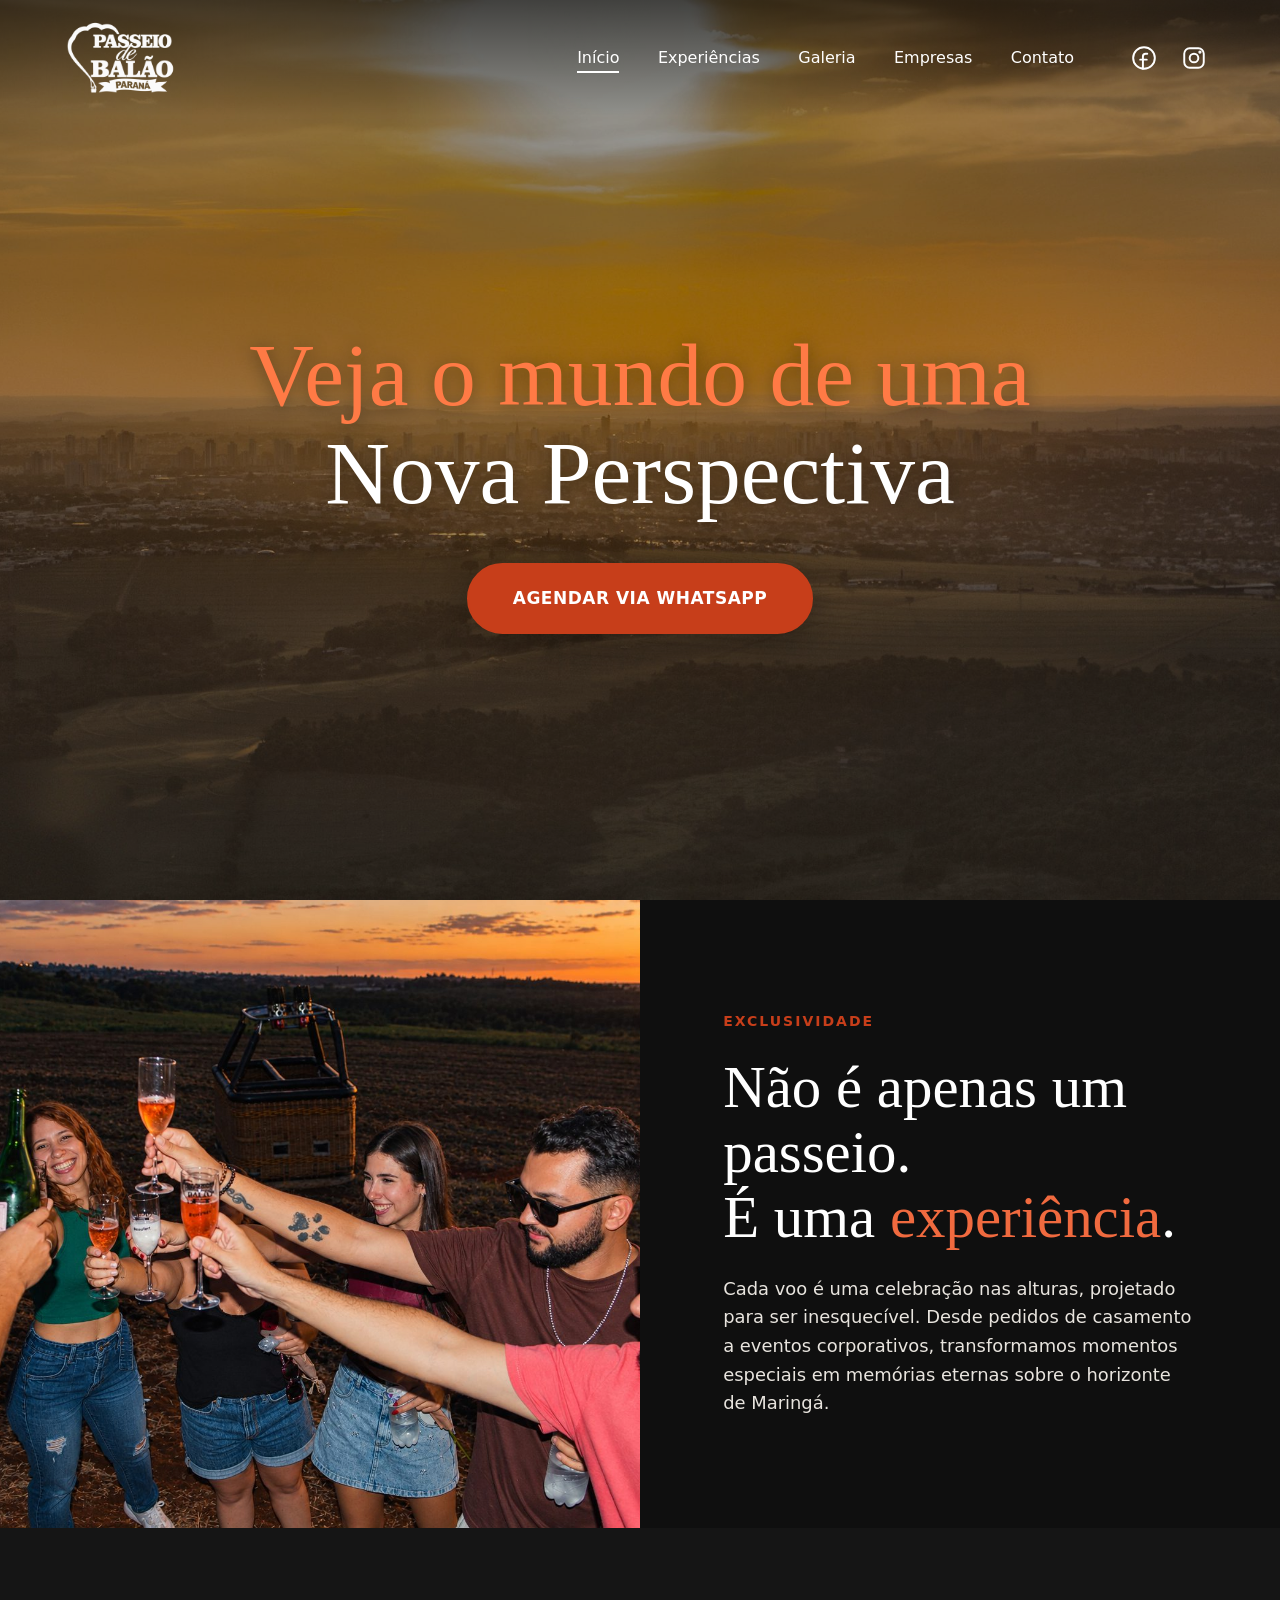
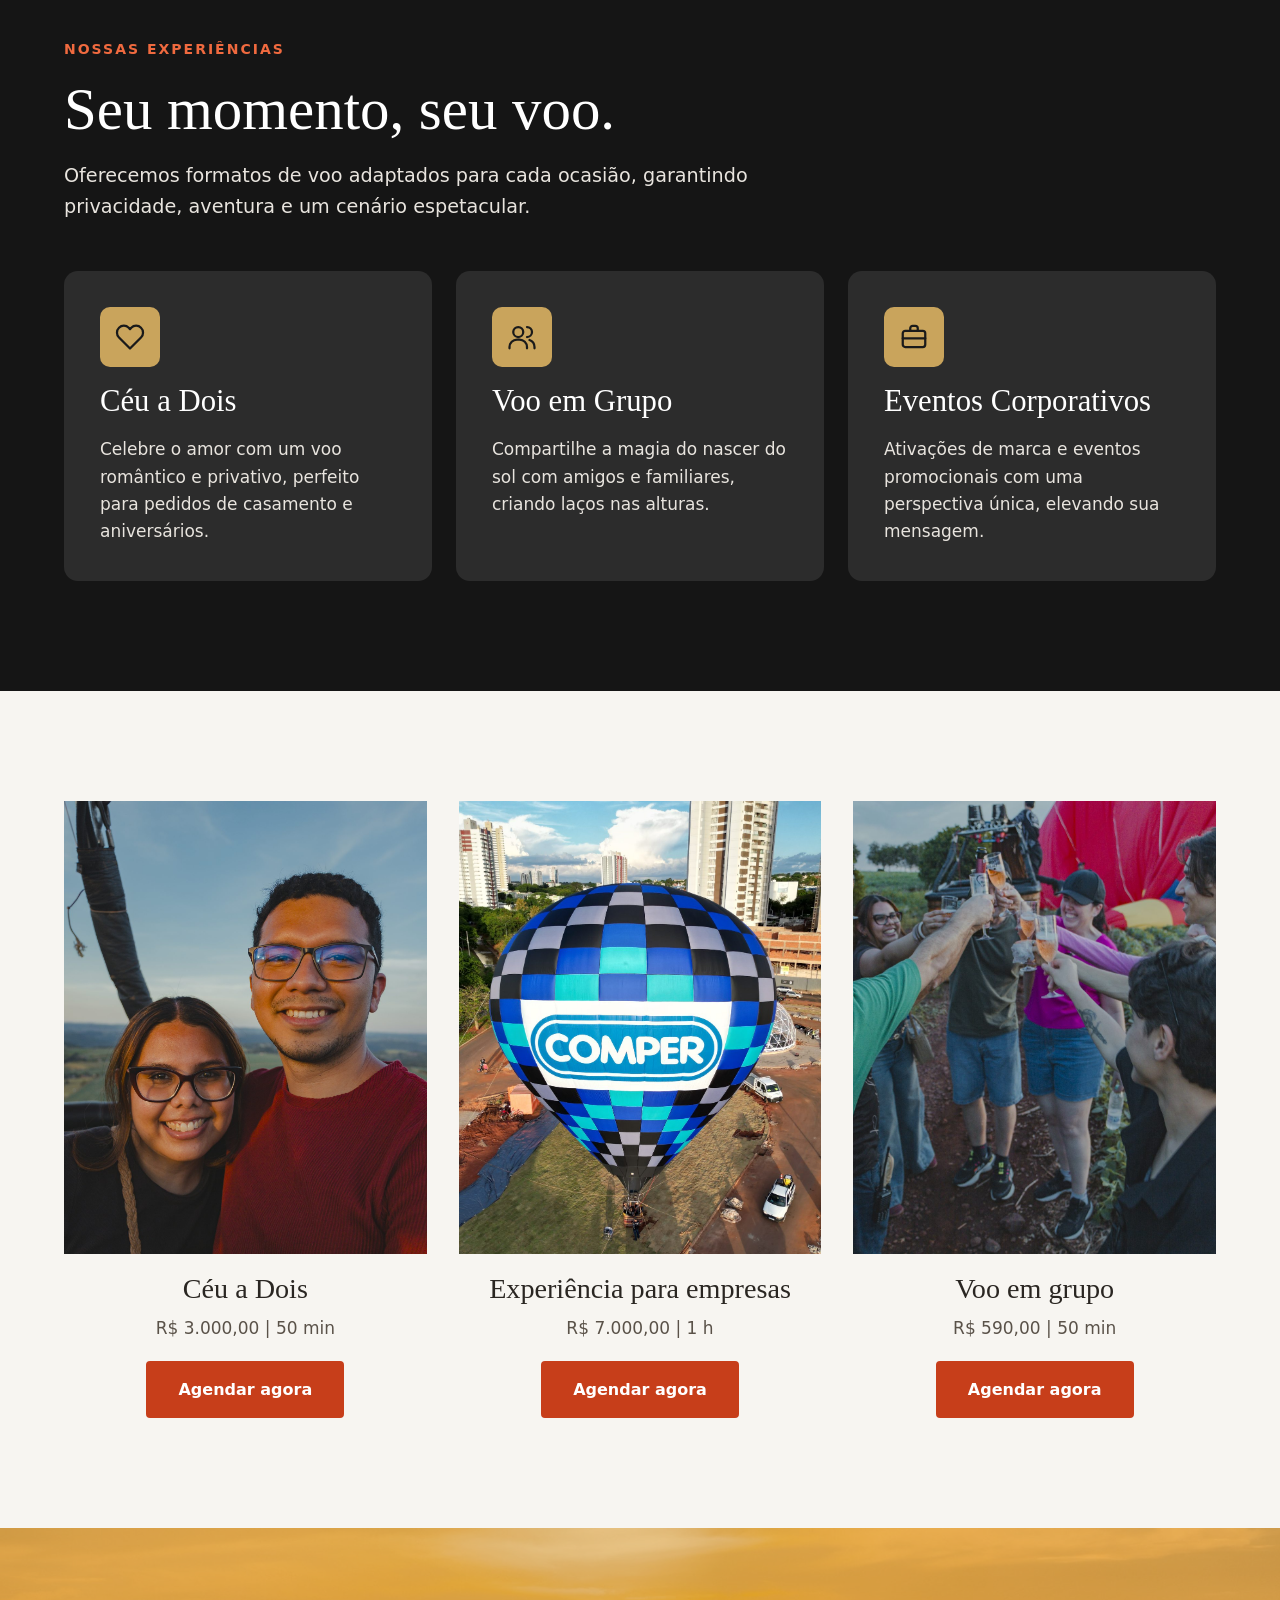
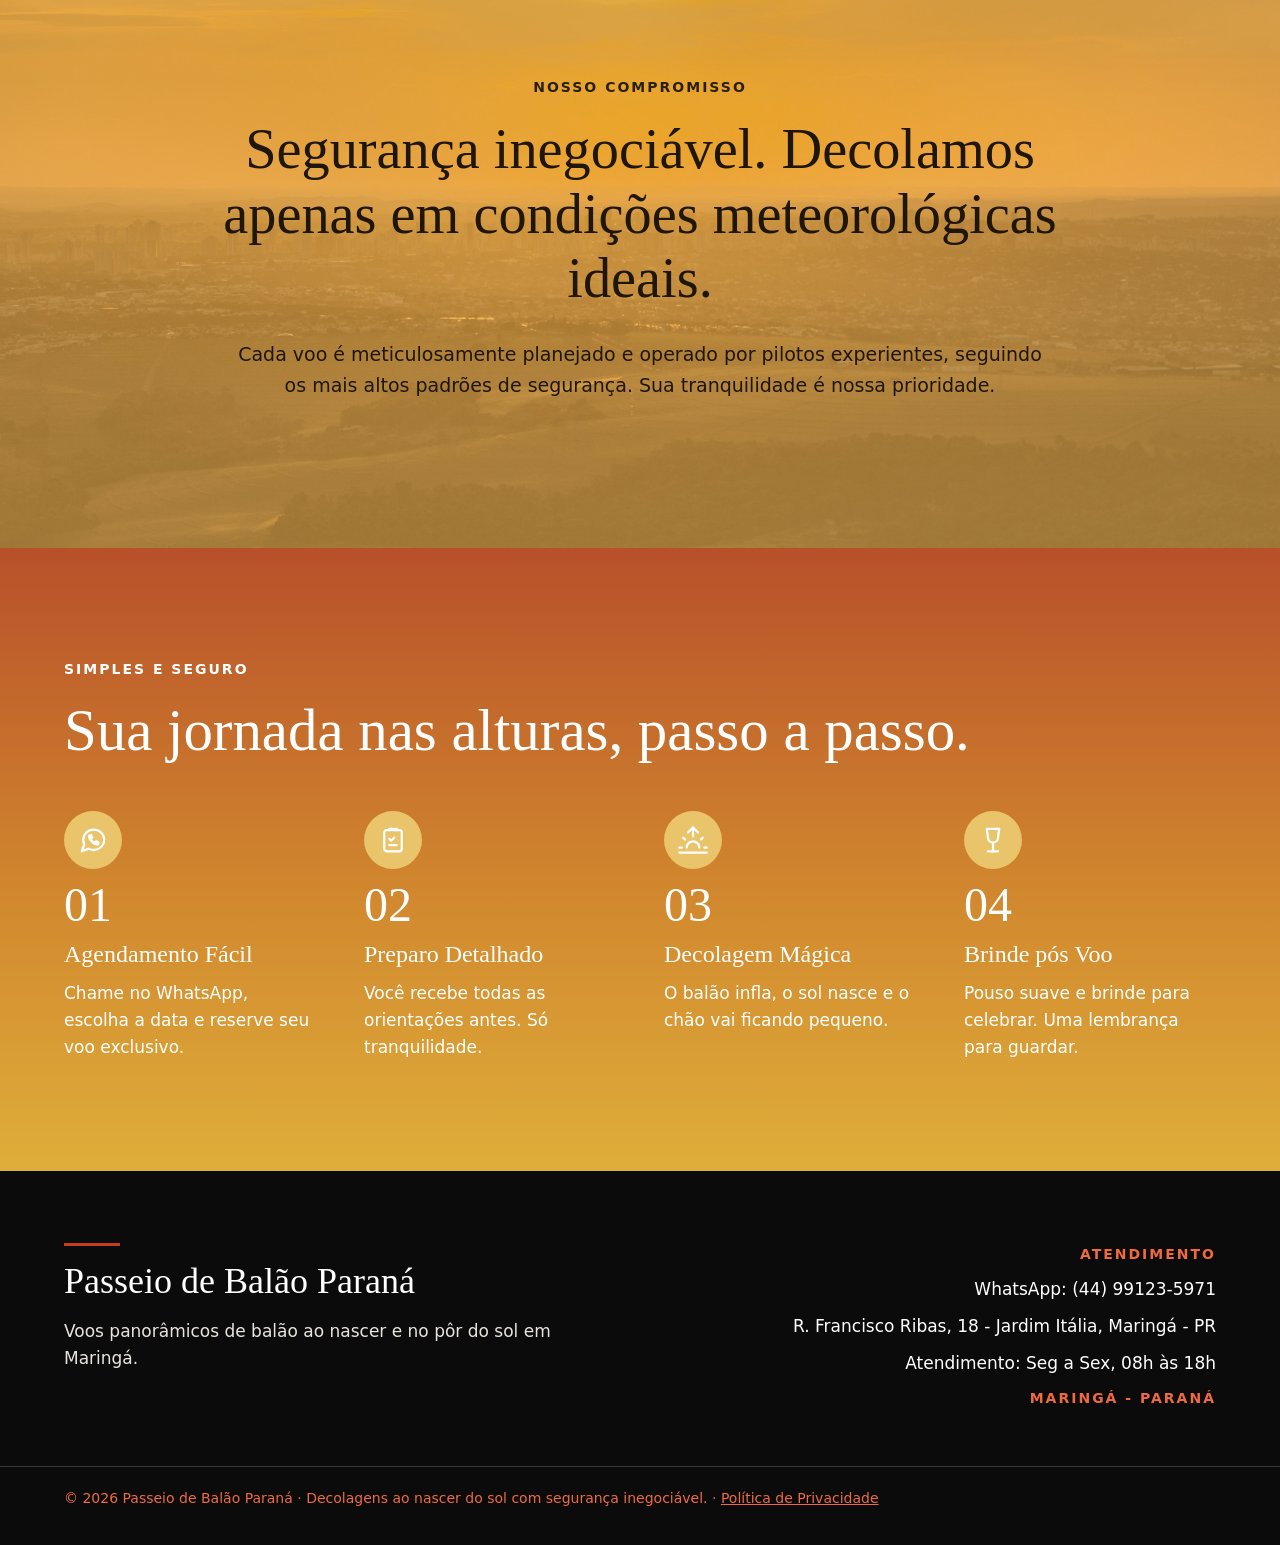
<file: index.html>
<!doctype html>
<html lang="pt-BR">
<head>
<meta charset="utf-8">
<meta name="viewport" content="width=device-width, initial-scale=1">
<meta http-equiv="Content-Security-Policy" content="default-src 'self'; script-src 'self'; style-src 'self' 'unsafe-inline' https://fonts.googleapis.com; font-src 'self' https://fonts.gstatic.com; img-src 'self' data:; connect-src 'self'; object-src 'none'; base-uri 'self'; form-action 'self'; upgrade-insecure-requests">
<meta name="referrer" content="strict-origin-when-cross-origin">
<title>Passeio de Balão em Maringá-PR | Passeio de Balão Paraná</title>
<meta name="description" content="Voo de balão em Maringá ao nascer e ao pôr do sol. Céu a Dois, voo em grupo e eventos para empresas, com brinde e segurança. Agende pelo WhatsApp!">
<meta name="theme-color" content="#0f0f0f">
<meta property="og:title" content="Passeio de Balão em Maringá-PR | Passeio de Balão Paraná">
<meta property="og:description" content="Voo de balão em Maringá ao nascer e ao pôr do sol. Céu a Dois, voo em grupo e eventos para empresas, com brinde e segurança. Agende pelo WhatsApp!">
<meta property="og:image" content="https://passeidebalaoparana.com.br/maringa-dourado.jpg">
<meta property="og:type" content="website">
<meta property="og:locale" content="pt_BR">
<meta property="og:url" content="https://passeidebalaoparana.com.br/">
<meta property="og:site_name" content="Passeio de Balão Paraná">
<meta name="twitter:card" content="summary_large_image">
<meta name="robots" content="index, follow">
<link rel="canonical" href="https://passeidebalaoparana.com.br/">
<link rel="icon" type="image/png" href="favicon.png">
<link rel="apple-touch-icon" href="apple-touch-icon.png">
<link rel="preconnect" href="https://fonts.googleapis.com">
<link rel="preconnect" href="https://fonts.gstatic.com" crossorigin>
<link rel="stylesheet" href="https://fonts.googleapis.com/css2?family=DM+Serif+Display:ital@0;1&family=DM+Sans:wght@400;500;600;700&display=swap">
<link rel="stylesheet" href="style.css">
<script type="application/ld+json">
{
  "@context": "https://schema.org",
  "@type": ["LocalBusiness", "TouristAttraction"],
  "@id": "https://passeidebalaoparana.com.br/#empresa",
  "name": "Passeio de Balão Paraná",
  "description": "Voos panorâmicos de balão ao nascer e ao pôr do sol em Maringá-PR: Céu a Dois, Voo em Grupo e experiências para empresas.",
  "url": "https://passeidebalaoparana.com.br/",
  "logo": "https://passeidebalaoparana.com.br/logo-branco.png",
  "image": ["https://passeidebalaoparana.com.br/maringa-dourado.jpg", "https://passeidebalaoparana.com.br/brinde-grupo.jpg"],
  "telephone": "+55-44-99123-5971",
  "priceRange": "R$ 590 - R$ 7.000",
  "currenciesAccepted": "BRL",
  "address": {
    "@type": "PostalAddress",
    "streetAddress": "R. Francisco Ribas, 18 - Jardim Itália",
    "addressLocality": "Maringá",
    "addressRegion": "PR",
    "addressCountry": "BR"
  },
  "areaServed": {"@type": "City", "name": "Maringá"},
  "openingHoursSpecification": [{
    "@type": "OpeningHoursSpecification",
    "dayOfWeek": ["Monday", "Tuesday", "Wednesday", "Thursday", "Friday"],
    "opens": "08:00",
    "closes": "18:00"
  }],
  "sameAs": ["https://www.instagram.com/passeiodebalaoparana/", "https://www.facebook.com/passeiodebalaoparana/"],
  "makesOffer": [
    {"@type": "Offer", "name": "Céu a Dois", "description": "Voo de balão romântico e privativo, 50 min", "price": "3000.00", "priceCurrency": "BRL"},
    {"@type": "Offer", "name": "Voo em Grupo", "description": "Voo de balão em grupo ao nascer do sol, 50 min", "price": "590.00", "priceCurrency": "BRL"},
    {"@type": "Offer", "name": "Experiência para Empresas", "description": "Voo de balão para empresas e eventos corporativos, 1 h", "price": "7000.00", "priceCurrency": "BRL"}
  ]
}
</script>
</head>
<body>
<header class="site-header is-overlay">
  <div class="container header-inner">
    <a class="logo" href="index.html"><img src="logo-branco.png" alt="Passeio de Balão Paraná" width="600" height="412"></a>
    <button class="menu-toggle" type="button" aria-expanded="false" aria-controls="menu" aria-label="Abrir menu"><span></span><span></span><span></span></button>
    <nav class="main-nav" id="menu" aria-label="Menu principal">
      <ul><li><a href="index.html" aria-current="page">Início</a></li><li><a href="experiencias.html">Experiências</a></li><li><a href="galeria.html">Galeria</a></li><li><a href="empresas.html">Empresas</a></li><li><a href="contato.html">Contato</a></li></ul>
      <div class="social">
        <a href="https://www.facebook.com/passeiodebalaoparana/" target="_blank" rel="noopener" aria-label="Facebook"><svg viewBox="0 0 24 24" aria-hidden="true"><circle cx="12" cy="12" r="10"/><path d="M15 8h-1.5A2.5 2.5 0 0 0 11 10.5V22"/><path d="M8.5 13.5h6"/></svg></a>
        <a href="https://www.instagram.com/passeiodebalaoparana/" target="_blank" rel="noopener" aria-label="Instagram"><svg viewBox="0 0 24 24" aria-hidden="true"><rect x="3" y="3" width="18" height="18" rx="5"/><circle cx="12" cy="12" r="4"/><circle cx="17.5" cy="6.5" r="0.6"/></svg></a>
      </div>
    </nav>
  </div>
</header>
<main>

<section class="hero">
  <img class="bg" src="maringa-dourado.jpg" alt="" style="object-position:center 60%">
  <div class="shade" style="background:rgba(20,10,4,.42)"></div>
  <div class="container hero-content center">
    <h1><span class="accent-light">Veja o mundo de uma</span><br>Nova Perspectiva</h1>
    <a class="btn btn-pill" href="https://wa.me/5544991235971" target="_blank" rel="noopener">Agendar via WhatsApp</a>
  </div>
</section>

<section class="split">
  <img src="brinde-grupo.jpg" alt="Grupo de amigos brindando com espumante ao lado do cesto do balão ao pôr do sol">
  <div class="split-text">
    <p class="eyebrow">Exclusividade</p>
    <h2>Não é apenas um passeio.<br>É uma <span class="accent">experiência</span>.</h2>
    <p>Cada voo é uma celebração nas alturas, projetado para ser inesquecível. Desde pedidos de casamento a eventos corporativos, transformamos momentos especiais em memórias eternas sobre o horizonte de Maringá.</p>
  </div>
</section>

<section class="section bg-dark2">
  <div class="container">
    <p class="eyebrow">Nossas experiências</p>
    <h2>Seu momento, seu voo.</h2>
    <p class="lead">Oferecemos formatos de voo adaptados para cada ocasião, garantindo privacidade, aventura e um cenário espetacular.</p>
    <div class="grid-3 cards">
      <article class="card"><span class="icon"><svg viewBox="0 0 24 24" aria-hidden="true"><path d="M20.8 4.6a5.5 5.5 0 0 0-7.8 0L12 5.7l-1-1.1a5.5 5.5 0 0 0-7.8 7.8L12 21.2l8.8-8.8a5.5 5.5 0 0 0 0-7.8z"/></svg></span><h3>Céu a Dois</h3><p>Celebre o amor com um voo romântico e privativo, perfeito para pedidos de casamento e aniversários.</p></article>
      <article class="card"><span class="icon"><svg viewBox="0 0 24 24" aria-hidden="true"><circle cx="9" cy="8" r="4"/><path d="M2 21v-1a6 6 0 0 1 6-6h2a6 6 0 0 1 6 6v1"/><path d="M16 4a4 4 0 0 1 0 8"/><path d="M22 21v-1a6 6 0 0 0-4-5.6"/></svg></span><h3>Voo em Grupo</h3><p>Compartilhe a magia do nascer do sol com amigos e familiares, criando laços nas alturas.</p></article>
      <article class="card"><span class="icon"><svg viewBox="0 0 24 24" aria-hidden="true"><rect x="3" y="7" width="18" height="13" rx="2"/><path d="M9 7V5a2 2 0 0 1 2-2h2a2 2 0 0 1 2 2v2"/><path d="M3 13h18"/></svg></span><h3>Eventos Corporativos</h3><p>Ativações de marca e eventos promocionais com uma perspectiva única, elevando sua mensagem.</p></article>
    </div>
  </div>
</section>

<section class="section bg-cream">
  <div class="container grid-3 packs"><article class="pack">
        <img src="casal-no-cesto.jpg" alt="Casal sorrindo dentro do cesto do balão" loading="lazy" style="object-position:center 30%">
        <h3>Céu a Dois</h3>
        <p class="pack-meta">R$ 3.000,00 <span aria-hidden="true">|</span> 50 min</p>
        <a class="btn btn-sm" href="https://wa.me/5544991235971?text=Ol%C3%A1%21%20Tenho%20interesse%20no%20voo%20C%C3%A9u%20a%20Dois%20%F0%9F%92%9B%20Quero%20viver%20esse%20momento%20especial%20nas%20alturas.%20Poderiam%20me%20passar%20as%20datas%20dispon%C3%ADveis%20e%20como%20funciona%20a%20reserva%3F" target="_blank" rel="noopener">Agendar agora</a>
      </article><article class="pack">
        <img src="balao-comper.jpg" alt="Balão personalizado da marca Comper em Maringá" loading="lazy" style="object-position:center 40%">
        <h3>Experiência para empresas</h3>
        <p class="pack-meta">R$ 7.000,00 <span aria-hidden="true">|</span> 1 h</p>
        <a class="btn btn-sm" href="https://wa.me/5544991235971?text=Ol%C3%A1%21%20Gostaria%20de%20conhecer%20melhor%20a%20Experi%C3%AAncia%20para%20Empresas.%20Tenho%20interesse%20em%20levar%20minha%20equipe%20ou%20meus%20clientes%20para%20voar.%20Poderiam%20me%20enviar%20os%20detalhes%20e%20as%20datas%20dispon%C3%ADveis%3F" target="_blank" rel="noopener">Agendar agora</a>
      </article><article class="pack">
        <img src="brinde-balao-vermelho.jpg" alt="Grupo brindando após o voo ao lado do balão" loading="lazy" style="object-position:center">
        <h3>Voo em grupo</h3>
        <p class="pack-meta">R$ 590,00 <span aria-hidden="true">|</span> 50 min</p>
        <a class="btn btn-sm" href="https://wa.me/5544991235971?text=Ol%C3%A1%21%20Tenho%20interesse%20no%20Voo%20em%20Grupo%20para%20voar%20com%20meus%20amigos%20e%20familiares.%20Poderiam%20me%20informar%20as%20pr%C3%B3ximas%20datas%20dispon%C3%ADveis%20e%20como%20funciona%20a%20reserva%3F" target="_blank" rel="noopener">Agendar agora</a>
      </article></div>
</section>

<section class="section commitment">
  <img class="bg" src="maringa-dourado.jpg" alt="" loading="lazy">
  <div class="shade" style="background:rgba(226,164,64,.62)"></div>
  <div class="container narrow center">
    <p class="eyebrow dark">Nosso compromisso</p>
    <h2>Segurança inegociável. Decolamos apenas em condições meteorológicas ideais.</h2>
    <p>Cada voo é meticulosamente planejado e operado por pilotos experientes, seguindo os mais altos padrões de segurança. Sua tranquilidade é nossa prioridade.</p>
  </div>
</section>

<section class="section steps">
  <div class="container">
    <p class="eyebrow light">Simples e seguro</p>
    <h2>Sua jornada nas alturas, passo a passo.</h2>
    <ol class="grid-4 step-list">
      <li><span class="step-icon"><svg viewBox="0 0 24 24" aria-hidden="true"><path d="M21 11.5a8.4 8.4 0 0 1-12.4 7.4L3 21l2-5.4A8.4 8.4 0 1 1 21 11.5z"/><path d="M9 9.5c.5 2 2.5 4 4.5 4.5l1-1 2 1-.5 1.5c-3 .5-7.5-4-7-7l1.5-.5 1 2z"/></svg></span><span class="step-num">01</span><h3>Agendamento Fácil</h3><p>Chame no WhatsApp, escolha a data e reserve seu voo exclusivo.</p></li>
      <li><span class="step-icon"><svg viewBox="0 0 24 24" aria-hidden="true"><rect x="5" y="4" width="14" height="17" rx="2"/><path d="M9 4V3h6v1"/><path d="M9 11l1.5 1.5L13 10"/><path d="M9 16h6"/></svg></span><span class="step-num">02</span><h3>Preparo Detalhado</h3><p>Você recebe todas as orientações antes. Só tranquilidade.</p></li>
      <li><span class="step-icon"><svg viewBox="0 0 24 24" aria-hidden="true"><path d="M17 18a5 5 0 0 0-10 0"/><path d="M12 2v7"/><path d="M4.2 10.2l1.4 1.4"/><path d="M1 18h2"/><path d="M21 18h2"/><path d="M18.4 11.6l1.4-1.4"/><path d="M23 22H1"/><path d="M8 6l4-4 4 4"/></svg></span><span class="step-num">03</span><h3>Decolagem Mágica</h3><p>O balão infla, o sol nasce e o chão vai ficando pequeno.</p></li>
      <li><span class="step-icon"><svg viewBox="0 0 24 24" aria-hidden="true"><path d="M7 3h10l-1 7a4 4 0 0 1-8 0L7 3z"/><path d="M12 14v7"/><path d="M8 21h8"/></svg></span><span class="step-num">04</span><h3>Brinde pós Voo</h3><p>Pouso suave e brinde para celebrar. Uma lembrança para guardar.</p></li>
    </ol>
  </div>
</section>
</main>
<footer class="site-footer" id="contato-rodape">
  <div class="container footer-inner">
    <div class="footer-brand">
      <span class="rule"></span>
      <p class="footer-title">Passeio de Balão Paraná</p>
      <p>Voos panorâmicos de balão ao nascer e no pôr do sol em Maringá.</p>
    </div>
    <div class="footer-contact">
      <p class="label">Atendimento</p>
      <a href="https://wa.me/5544991235971" target="_blank" rel="noopener">WhatsApp: (44) 99123-5971</a>
      <p>R. Francisco Ribas, 18 - Jardim Itália, Maringá - PR</p>
      <p>Atendimento: Seg a Sex, 08h às 18h</p>
      <p class="label">Maringá - Paraná</p>
    </div>
  </div>
  <div class="container footer-bottom">© 2026 Passeio de Balão Paraná · Decolagens ao nascer do sol com segurança inegociável. · <a href="privacidade.html">Política de Privacidade</a></div>
</footer>
<a class="wa-float" href="https://wa.me/5544991235971" target="_blank" rel="noopener" aria-label="Falar no WhatsApp"><svg viewBox="0 0 24 24" aria-hidden="true"><path d="M21 11.5a8.4 8.4 0 0 1-12.4 7.4L3 21l2-5.4A8.4 8.4 0 1 1 21 11.5z"/><path d="M9 9.5c.5 2 2.5 4 4.5 4.5l1-1 2 1-.5 1.5c-3 .5-7.5-4-7-7l1.5-.5 1 2z"/></svg></a>
<script src="main.js"></script>
</body>
</html>
</file>
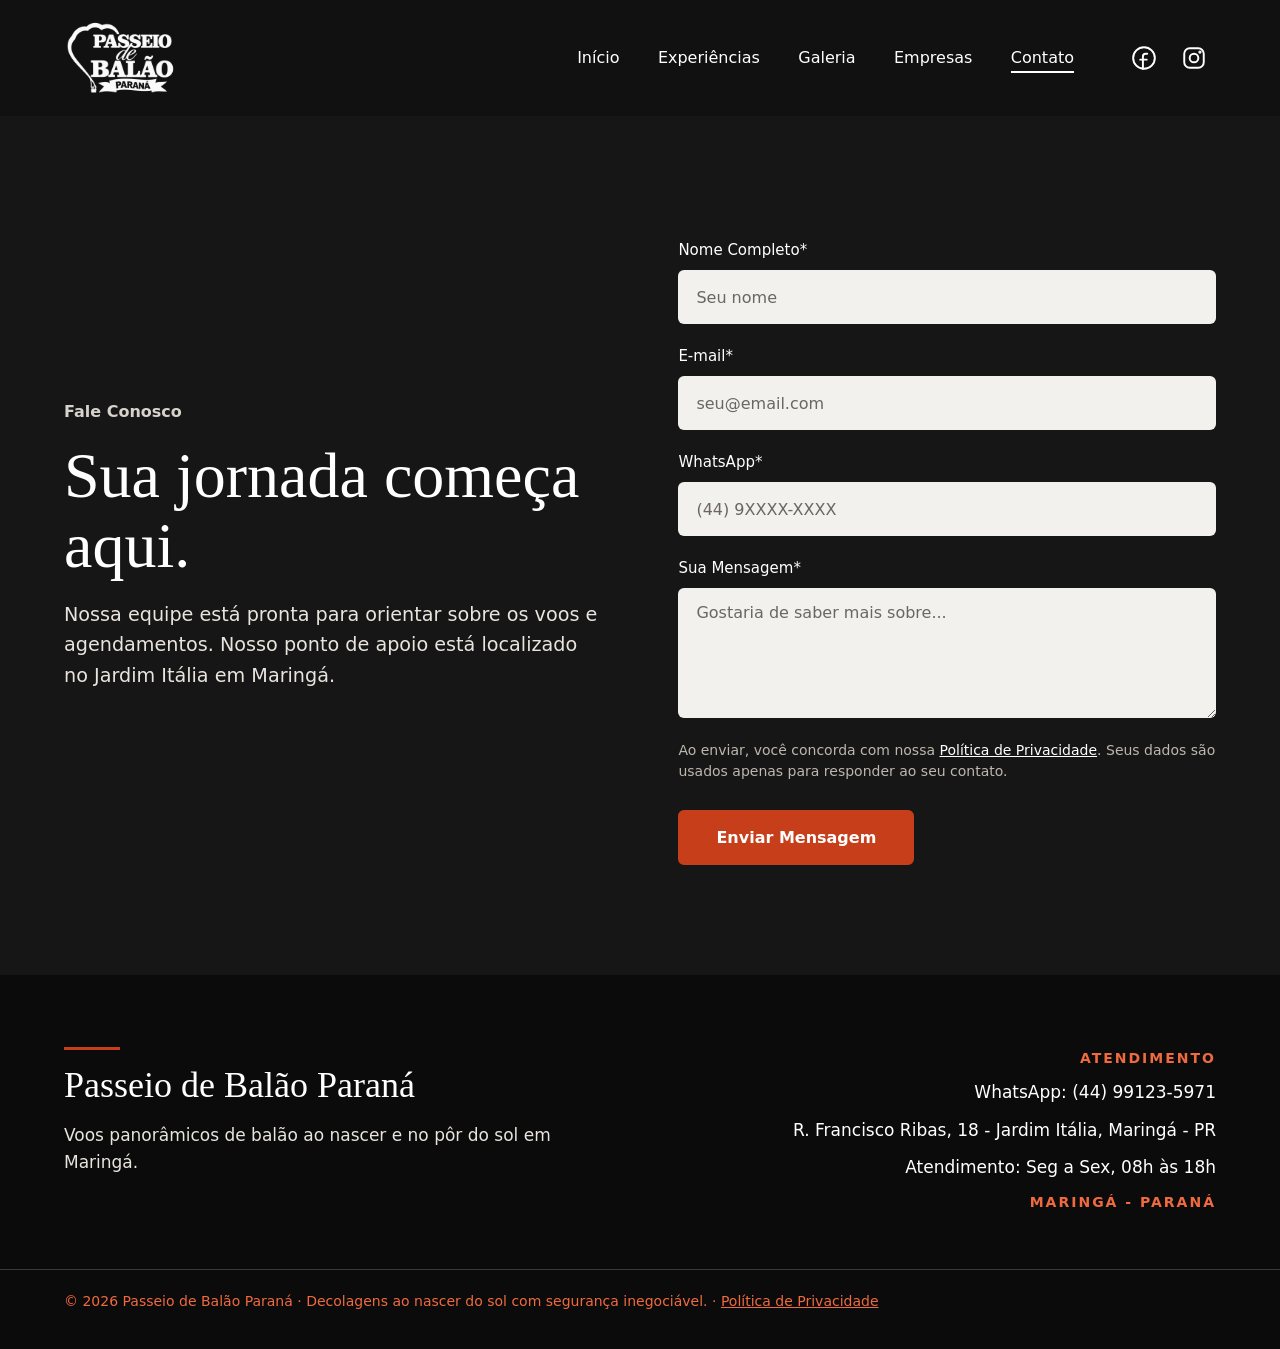
<file: contato.html>
<!doctype html>
<html lang="pt-BR">
<head>
<meta charset="utf-8">
<meta name="viewport" content="width=device-width, initial-scale=1">
<meta http-equiv="Content-Security-Policy" content="default-src 'self'; script-src 'self'; style-src 'self' 'unsafe-inline' https://fonts.googleapis.com; font-src 'self' https://fonts.gstatic.com; img-src 'self' data:; connect-src 'self'; object-src 'none'; base-uri 'self'; form-action 'self'; upgrade-insecure-requests">
<meta name="referrer" content="strict-origin-when-cross-origin">
<title>Contato e Agendamento de Voo de Balão | Passeio de Balão Paraná</title>
<meta name="description" content="Agende seu passeio de balão em Maringá pelo WhatsApp (44) 99123-5971. Atendimento de segunda a sexta, das 8h às 18h, no Jardim Itália.">
<meta name="theme-color" content="#0f0f0f">
<meta property="og:title" content="Contato e Agendamento de Voo de Balão | Passeio de Balão Paraná">
<meta property="og:description" content="Agende seu passeio de balão em Maringá pelo WhatsApp (44) 99123-5971. Atendimento de segunda a sexta, das 8h às 18h, no Jardim Itália.">
<meta property="og:image" content="https://passeidebalaoparana.com.br/maringa-dourado.jpg">
<meta property="og:type" content="website">
<meta property="og:locale" content="pt_BR">
<meta property="og:url" content="https://passeidebalaoparana.com.br/contato.html">
<meta property="og:site_name" content="Passeio de Balão Paraná">
<meta name="twitter:card" content="summary_large_image">
<meta name="robots" content="index, follow">
<link rel="canonical" href="https://passeidebalaoparana.com.br/contato.html">
<link rel="icon" type="image/png" href="favicon.png">
<link rel="apple-touch-icon" href="apple-touch-icon.png">
<link rel="preconnect" href="https://fonts.googleapis.com">
<link rel="preconnect" href="https://fonts.gstatic.com" crossorigin>
<link rel="stylesheet" href="https://fonts.googleapis.com/css2?family=DM+Serif+Display:ital@0;1&family=DM+Sans:wght@400;500;600;700&display=swap">
<link rel="stylesheet" href="style.css">
</head>
<body>
<header class="site-header">
  <div class="container header-inner">
    <a class="logo" href="index.html"><img src="logo-branco.png" alt="Passeio de Balão Paraná" width="600" height="412"></a>
    <button class="menu-toggle" type="button" aria-expanded="false" aria-controls="menu" aria-label="Abrir menu"><span></span><span></span><span></span></button>
    <nav class="main-nav" id="menu" aria-label="Menu principal">
      <ul><li><a href="index.html">Início</a></li><li><a href="experiencias.html">Experiências</a></li><li><a href="galeria.html">Galeria</a></li><li><a href="empresas.html">Empresas</a></li><li><a href="contato.html" aria-current="page">Contato</a></li></ul>
      <div class="social">
        <a href="https://www.facebook.com/passeiodebalaoparana/" target="_blank" rel="noopener" aria-label="Facebook"><svg viewBox="0 0 24 24" aria-hidden="true"><circle cx="12" cy="12" r="10"/><path d="M15 8h-1.5A2.5 2.5 0 0 0 11 10.5V22"/><path d="M8.5 13.5h6"/></svg></a>
        <a href="https://www.instagram.com/passeiodebalaoparana/" target="_blank" rel="noopener" aria-label="Instagram"><svg viewBox="0 0 24 24" aria-hidden="true"><rect x="3" y="3" width="18" height="18" rx="5"/><circle cx="12" cy="12" r="4"/><circle cx="17.5" cy="6.5" r="0.6"/></svg></a>
      </div>
    </nav>
  </div>
</header>
<main>

<section class="section contact">
  <div class="container contact-grid">
    <div>
      <p class="eyebrow-soft accent">Fale Conosco</p>
      <h1>Sua jornada começa aqui.</h1>
      <p class="lead">Nossa equipe está pronta para orientar sobre os voos e agendamentos. Nosso ponto de apoio está localizado no Jardim Itália em Maringá.</p>
    </div>
    <form class="contact-form" id="form-contato" novalidate>
      <label for="nome">Nome Completo*</label>
      <input id="nome" name="nome" type="text" placeholder="Seu nome" autocomplete="name" required>
      <label for="email">E-mail*</label>
      <input id="email" name="email" type="email" placeholder="seu@email.com" autocomplete="email" required>
      <label for="whats">WhatsApp*</label>
      <input id="whats" name="whats" type="tel" placeholder="(44) 9XXXX-XXXX" autocomplete="tel" required>
      <label for="msg">Sua Mensagem*</label>
      <textarea id="msg" name="msg" rows="5" placeholder="Gostaria de saber mais sobre..." required></textarea>
      <p class="form-error" id="form-erro" role="alert" hidden>Preencha todos os campos para enviar.</p>
      <p class="form-note">Ao enviar, você concorda com nossa <a href="privacidade.html">Política de Privacidade</a>. Seus dados são usados apenas para responder ao seu contato.</p>
      <button class="btn" type="submit">Enviar Mensagem</button>
    </form>
  </div>
</section>
</main>
<footer class="site-footer" id="contato-rodape">
  <div class="container footer-inner">
    <div class="footer-brand">
      <span class="rule"></span>
      <p class="footer-title">Passeio de Balão Paraná</p>
      <p>Voos panorâmicos de balão ao nascer e no pôr do sol em Maringá.</p>
    </div>
    <div class="footer-contact">
      <p class="label">Atendimento</p>
      <a href="https://wa.me/5544991235971" target="_blank" rel="noopener">WhatsApp: (44) 99123-5971</a>
      <p>R. Francisco Ribas, 18 - Jardim Itália, Maringá - PR</p>
      <p>Atendimento: Seg a Sex, 08h às 18h</p>
      <p class="label">Maringá - Paraná</p>
    </div>
  </div>
  <div class="container footer-bottom">© 2026 Passeio de Balão Paraná · Decolagens ao nascer do sol com segurança inegociável. · <a href="privacidade.html">Política de Privacidade</a></div>
</footer>
<a class="wa-float" href="https://wa.me/5544991235971" target="_blank" rel="noopener" aria-label="Falar no WhatsApp"><svg viewBox="0 0 24 24" aria-hidden="true"><path d="M21 11.5a8.4 8.4 0 0 1-12.4 7.4L3 21l2-5.4A8.4 8.4 0 1 1 21 11.5z"/><path d="M9 9.5c.5 2 2.5 4 4.5 4.5l1-1 2 1-.5 1.5c-3 .5-7.5-4-7-7l1.5-.5 1 2z"/></svg></a>
<script src="main.js"></script>
<script src="contato.js"></script>
</body>
</html>
</file>
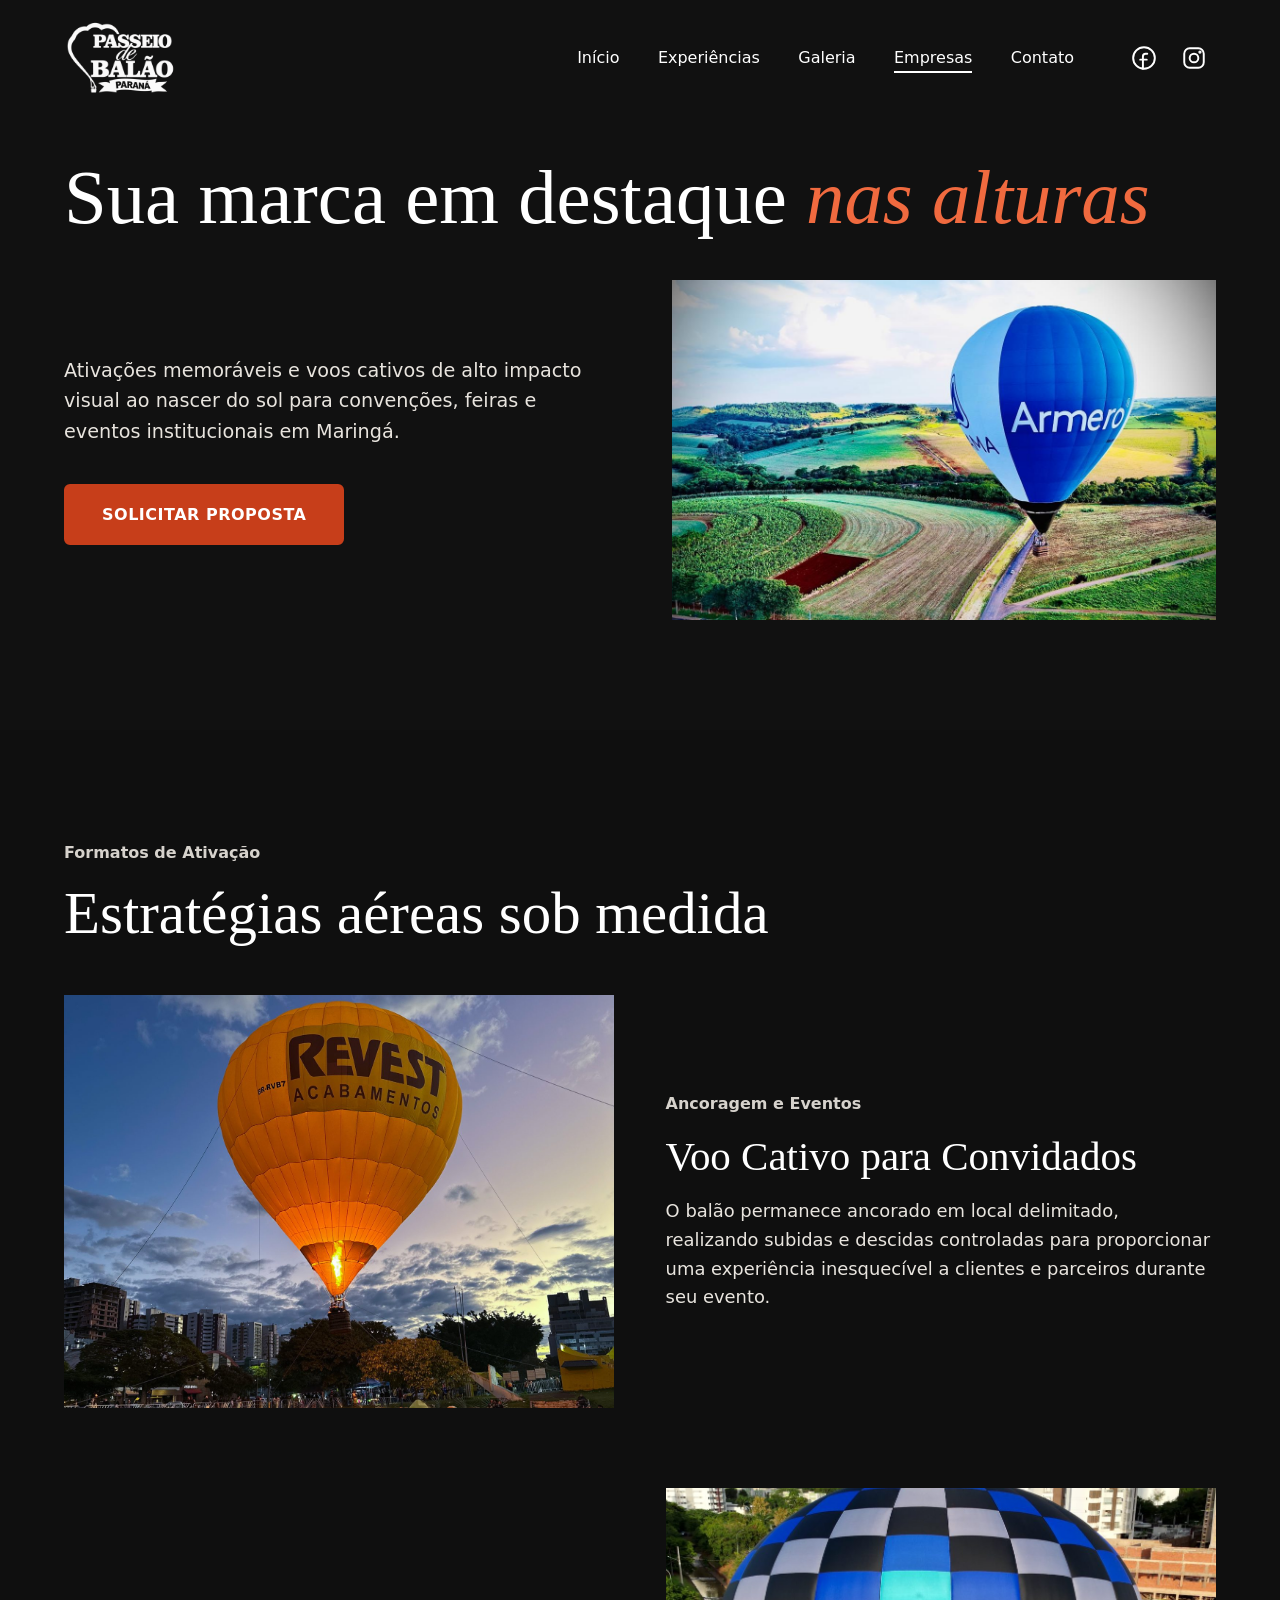
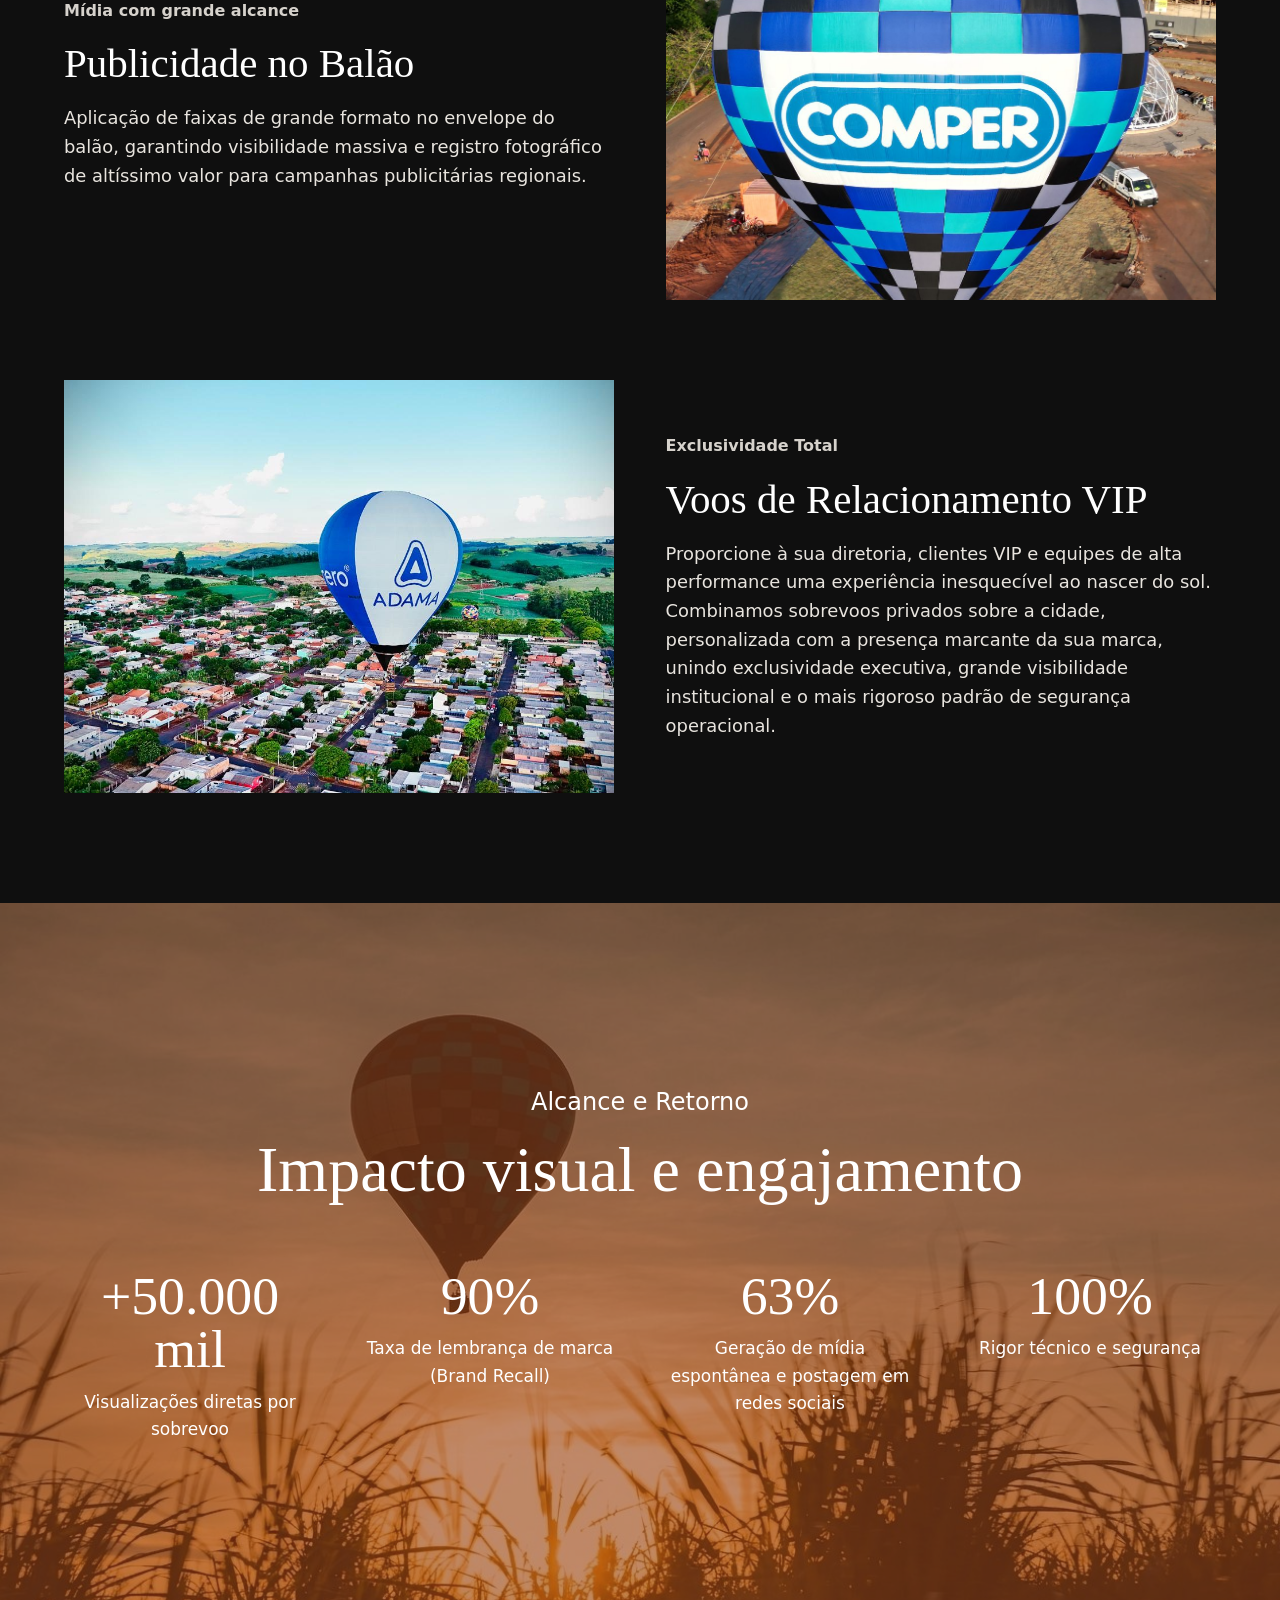
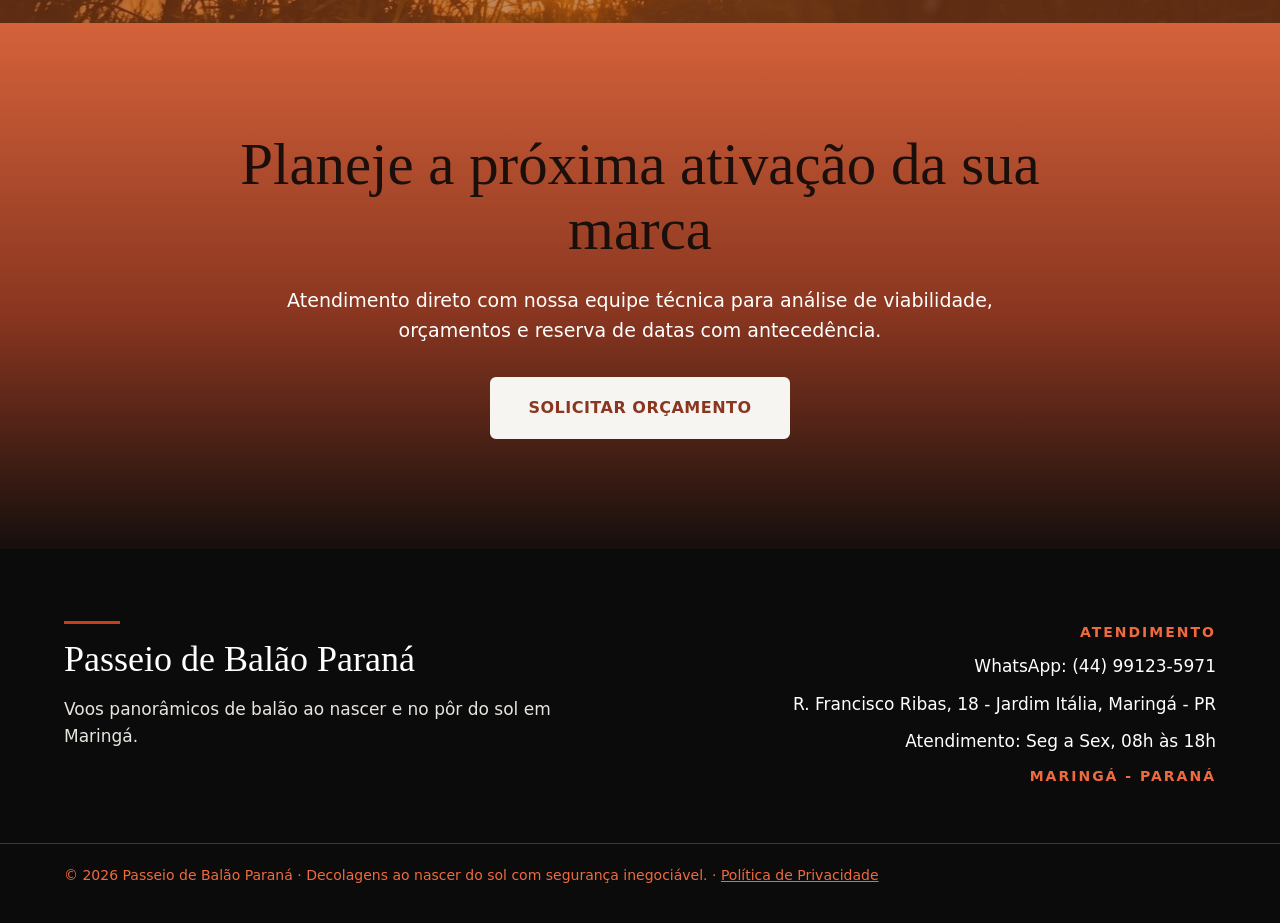
<file: empresas.html>
<!doctype html>
<html lang="pt-BR">
<head>
<meta charset="utf-8">
<meta name="viewport" content="width=device-width, initial-scale=1">
<meta http-equiv="Content-Security-Policy" content="default-src 'self'; script-src 'self'; style-src 'self' 'unsafe-inline' https://fonts.googleapis.com; font-src 'self' https://fonts.gstatic.com; img-src 'self' data:; connect-src 'self'; object-src 'none'; base-uri 'self'; form-action 'self'; upgrade-insecure-requests">
<meta name="referrer" content="strict-origin-when-cross-origin">
<title>Balão para Empresas e Eventos em Maringá | Passeio de Balão Paraná</title>
<meta name="description" content="Ações de marketing com balão em Maringá: voo cativo em eventos, publicidade no balão e voos VIP para clientes e equipes. Solicite um orçamento.">
<meta name="theme-color" content="#0f0f0f">
<meta property="og:title" content="Balão para Empresas e Eventos em Maringá | Passeio de Balão Paraná">
<meta property="og:description" content="Ações de marketing com balão em Maringá: voo cativo em eventos, publicidade no balão e voos VIP para clientes e equipes. Solicite um orçamento.">
<meta property="og:image" content="https://passeidebalaoparana.com.br/balao-comper.jpg">
<meta property="og:type" content="website">
<meta property="og:locale" content="pt_BR">
<meta property="og:url" content="https://passeidebalaoparana.com.br/empresas.html">
<meta property="og:site_name" content="Passeio de Balão Paraná">
<meta name="twitter:card" content="summary_large_image">
<meta name="robots" content="index, follow">
<link rel="canonical" href="https://passeidebalaoparana.com.br/empresas.html">
<link rel="icon" type="image/png" href="favicon.png">
<link rel="apple-touch-icon" href="apple-touch-icon.png">
<link rel="preconnect" href="https://fonts.googleapis.com">
<link rel="preconnect" href="https://fonts.gstatic.com" crossorigin>
<link rel="stylesheet" href="https://fonts.googleapis.com/css2?family=DM+Serif+Display:ital@0;1&family=DM+Sans:wght@400;500;600;700&display=swap">
<link rel="stylesheet" href="style.css">
</head>
<body>
<header class="site-header">
  <div class="container header-inner">
    <a class="logo" href="index.html"><img src="logo-branco.png" alt="Passeio de Balão Paraná" width="600" height="412"></a>
    <button class="menu-toggle" type="button" aria-expanded="false" aria-controls="menu" aria-label="Abrir menu"><span></span><span></span><span></span></button>
    <nav class="main-nav" id="menu" aria-label="Menu principal">
      <ul><li><a href="index.html">Início</a></li><li><a href="experiencias.html">Experiências</a></li><li><a href="galeria.html">Galeria</a></li><li><a href="empresas.html" aria-current="page">Empresas</a></li><li><a href="contato.html">Contato</a></li></ul>
      <div class="social">
        <a href="https://www.facebook.com/passeiodebalaoparana/" target="_blank" rel="noopener" aria-label="Facebook"><svg viewBox="0 0 24 24" aria-hidden="true"><circle cx="12" cy="12" r="10"/><path d="M15 8h-1.5A2.5 2.5 0 0 0 11 10.5V22"/><path d="M8.5 13.5h6"/></svg></a>
        <a href="https://www.instagram.com/passeiodebalaoparana/" target="_blank" rel="noopener" aria-label="Instagram"><svg viewBox="0 0 24 24" aria-hidden="true"><rect x="3" y="3" width="18" height="18" rx="5"/><circle cx="12" cy="12" r="4"/><circle cx="17.5" cy="6.5" r="0.6"/></svg></a>
      </div>
    </nav>
  </div>
</header>
<main>

<section class="section biz-hero">
  <div class="container">
    <h1>Sua marca em destaque <em class="accent">nas alturas</em></h1>
    <div class="biz-hero-grid">
      <div>
        <p class="lead">Ativações memoráveis e voos cativos de alto impacto visual ao nascer do sol para convenções, feiras e eventos institucionais em Maringá.</p>
        <a class="btn" href="https://wa.me/5544991235971" target="_blank" rel="noopener">Solicitar proposta</a>
      </div>
      <img src="armero-campo.jpg" alt="Balão da ADAMA Armero sobrevoando plantações">
    </div>
  </div>
</section>

<section class="section">
  <div class="container">
    <p class="eyebrow-soft accent">Formatos de Ativação</p>
    <h2>Estratégias aéreas sob medida</h2>
    <div class="features">
      <div class="feature">
      <img src="revest-cativo.jpg" alt="Balão da Revest Acabamentos em voo cativo durante evento em Maringá" loading="lazy" style="object-position:center 35%">
      <div class="feature-text"><p class="eyebrow-soft accent">Ancoragem e Eventos</p><h3>Voo Cativo para Convidados</h3><p>O balão permanece ancorado em local delimitado, realizando subidas e descidas controladas para proporcionar uma experiência inesquecível a clientes e parceiros durante seu evento.</p></div>
    </div>
      <div class="feature reverse">
      <img src="balao-comper.jpg" alt="Balão com a marca Comper visto de cima, inflado em Maringá" loading="lazy" style="object-position:center 45%">
      <div class="feature-text"><p class="eyebrow-soft accent">Mídia com grande alcance</p><h3>Publicidade no Balão</h3><p>Aplicação de faixas de grande formato no envelope do balão, garantindo visibilidade massiva e registro fotográfico de altíssimo valor para campanhas publicitárias regionais.</p></div>
    </div>
      <div class="feature">
      <img src="adama-cidade.jpg" alt="Balão da ADAMA sobrevoando a cidade" loading="lazy" style="object-position:center">
      <div class="feature-text"><p class="eyebrow-soft accent">Exclusividade Total</p><h3>Voos de Relacionamento VIP</h3><p>Proporcione à sua diretoria, clientes VIP e equipes de alta performance uma experiência inesquecível ao nascer do sol. Combinamos sobrevoos privados sobre a cidade, personalizada com a presença marcante da sua marca, unindo exclusividade executiva, grande visibilidade institucional e o mais rigoroso padrão de segurança operacional.</p></div>
    </div>
    </div>
  </div>
</section>

<section class="section stats">
  <img class="bg" src="balao-silhueta.jpg" alt="" loading="lazy">
  <div class="shade" style="background:rgba(150,62,20,.58)"></div>
  <div class="container center">
    <p class="kicker">Alcance e Retorno</p>
    <h2>Impacto visual e engajamento</h2>
    <dl class="grid-4 stat-list">
      <div><dt>+50.000 mil</dt><dd>Visualizações diretas por sobrevoo</dd></div>
      <div><dt>90%</dt><dd>Taxa de lembrança de marca (Brand Recall)</dd></div>
      <div><dt>63%</dt><dd>Geração de mídia espontânea e postagem em redes sociais</dd></div>
      <div><dt>100%</dt><dd>Rigor técnico e segurança</dd></div>
    </dl>
  </div>
</section>

<section class="section cta cta-orange">
  <div class="container narrow center">
    <h2>Planeje a próxima ativação da sua marca</h2>
    <p>Atendimento direto com nossa equipe técnica para análise de viabilidade, orçamentos e reserva de datas com antecedência.</p>
    <a class="btn btn-light" href="https://wa.me/5544991235971" target="_blank" rel="noopener">Solicitar orçamento</a>
  </div>
</section>
</main>
<footer class="site-footer" id="contato-rodape">
  <div class="container footer-inner">
    <div class="footer-brand">
      <span class="rule"></span>
      <p class="footer-title">Passeio de Balão Paraná</p>
      <p>Voos panorâmicos de balão ao nascer e no pôr do sol em Maringá.</p>
    </div>
    <div class="footer-contact">
      <p class="label">Atendimento</p>
      <a href="https://wa.me/5544991235971" target="_blank" rel="noopener">WhatsApp: (44) 99123-5971</a>
      <p>R. Francisco Ribas, 18 - Jardim Itália, Maringá - PR</p>
      <p>Atendimento: Seg a Sex, 08h às 18h</p>
      <p class="label">Maringá - Paraná</p>
    </div>
  </div>
  <div class="container footer-bottom">© 2026 Passeio de Balão Paraná · Decolagens ao nascer do sol com segurança inegociável. · <a href="privacidade.html">Política de Privacidade</a></div>
</footer>
<a class="wa-float" href="https://wa.me/5544991235971" target="_blank" rel="noopener" aria-label="Falar no WhatsApp"><svg viewBox="0 0 24 24" aria-hidden="true"><path d="M21 11.5a8.4 8.4 0 0 1-12.4 7.4L3 21l2-5.4A8.4 8.4 0 1 1 21 11.5z"/><path d="M9 9.5c.5 2 2.5 4 4.5 4.5l1-1 2 1-.5 1.5c-3 .5-7.5-4-7-7l1.5-.5 1 2z"/></svg></a>
<script src="main.js"></script>
</body>
</html>
</file>
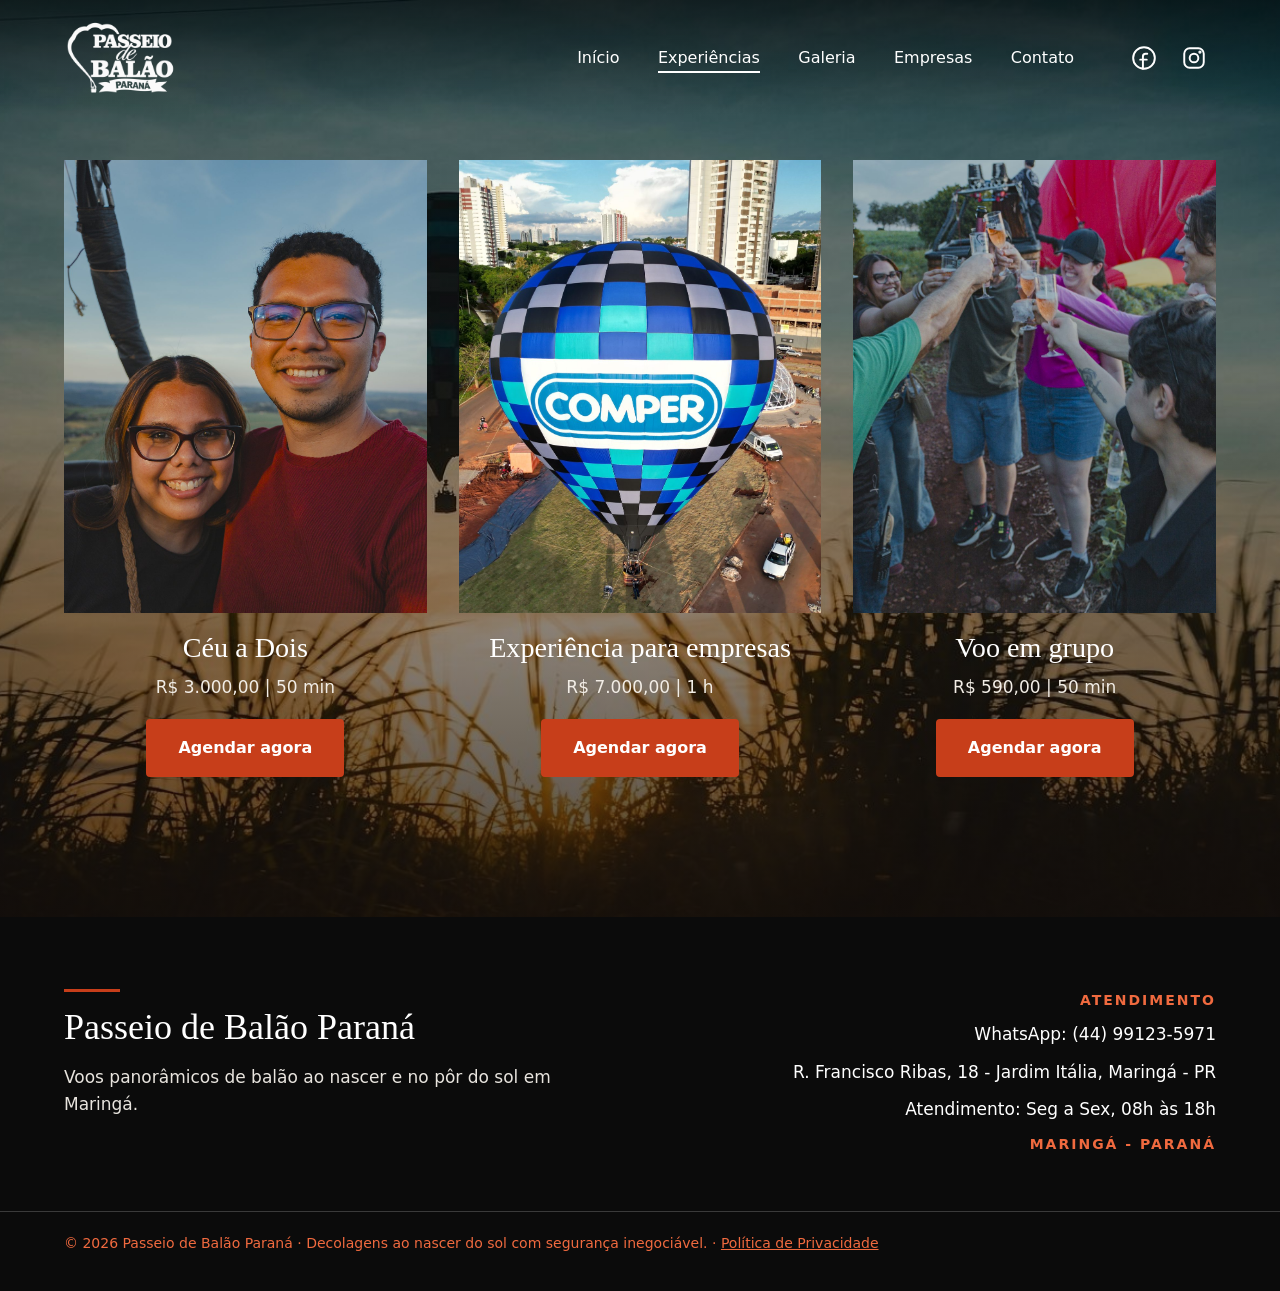
<file: experiencias.html>
<!doctype html>
<html lang="pt-BR">
<head>
<meta charset="utf-8">
<meta name="viewport" content="width=device-width, initial-scale=1">
<meta http-equiv="Content-Security-Policy" content="default-src 'self'; script-src 'self'; style-src 'self' 'unsafe-inline' https://fonts.googleapis.com; font-src 'self' https://fonts.gstatic.com; img-src 'self' data:; connect-src 'self'; object-src 'none'; base-uri 'self'; form-action 'self'; upgrade-insecure-requests">
<meta name="referrer" content="strict-origin-when-cross-origin">
<title>Preços de Voo de Balão em Maringá | Passeio de Balão Paraná</title>
<meta name="description" content="Céu a Dois (R$ 3.000), Voo em Grupo (R$ 590) e Experiência para Empresas (R$ 7.000). Voos de balão de 50 min a 1 h sobre Maringá. Agende já!">
<meta name="theme-color" content="#0f0f0f">
<meta property="og:title" content="Preços de Voo de Balão em Maringá | Passeio de Balão Paraná">
<meta property="og:description" content="Céu a Dois (R$ 3.000), Voo em Grupo (R$ 590) e Experiência para Empresas (R$ 7.000). Voos de balão de 50 min a 1 h sobre Maringá. Agende já!">
<meta property="og:image" content="https://passeidebalaoparana.com.br/maringa-dourado.jpg">
<meta property="og:type" content="website">
<meta property="og:locale" content="pt_BR">
<meta property="og:url" content="https://passeidebalaoparana.com.br/experiencias.html">
<meta property="og:site_name" content="Passeio de Balão Paraná">
<meta name="twitter:card" content="summary_large_image">
<meta name="robots" content="index, follow">
<link rel="canonical" href="https://passeidebalaoparana.com.br/experiencias.html">
<link rel="icon" type="image/png" href="favicon.png">
<link rel="apple-touch-icon" href="apple-touch-icon.png">
<link rel="preconnect" href="https://fonts.googleapis.com">
<link rel="preconnect" href="https://fonts.gstatic.com" crossorigin>
<link rel="stylesheet" href="https://fonts.googleapis.com/css2?family=DM+Serif+Display:ital@0;1&family=DM+Sans:wght@400;500;600;700&display=swap">
<link rel="stylesheet" href="style.css">
</head>
<body>
<header class="site-header is-overlay">
  <div class="container header-inner">
    <a class="logo" href="index.html"><img src="logo-branco.png" alt="Passeio de Balão Paraná" width="600" height="412"></a>
    <button class="menu-toggle" type="button" aria-expanded="false" aria-controls="menu" aria-label="Abrir menu"><span></span><span></span><span></span></button>
    <nav class="main-nav" id="menu" aria-label="Menu principal">
      <ul><li><a href="index.html">Início</a></li><li><a href="experiencias.html" aria-current="page">Experiências</a></li><li><a href="galeria.html">Galeria</a></li><li><a href="empresas.html">Empresas</a></li><li><a href="contato.html">Contato</a></li></ul>
      <div class="social">
        <a href="https://www.facebook.com/passeiodebalaoparana/" target="_blank" rel="noopener" aria-label="Facebook"><svg viewBox="0 0 24 24" aria-hidden="true"><circle cx="12" cy="12" r="10"/><path d="M15 8h-1.5A2.5 2.5 0 0 0 11 10.5V22"/><path d="M8.5 13.5h6"/></svg></a>
        <a href="https://www.instagram.com/passeiodebalaoparana/" target="_blank" rel="noopener" aria-label="Instagram"><svg viewBox="0 0 24 24" aria-hidden="true"><rect x="3" y="3" width="18" height="18" rx="5"/><circle cx="12" cy="12" r="4"/><circle cx="17.5" cy="6.5" r="0.6"/></svg></a>
      </div>
    </nav>
  </div>
</header>
<main>

<section class="hero hero-auto">
  <img class="bg" src="balao-silhueta.jpg" alt="">
  <div class="shade" style="background:linear-gradient(180deg,rgba(20,12,8,.35) 0%,rgba(20,12,8,.25) 40%,rgba(20,12,8,.75) 100%)"></div>
  <div class="container hero-packs">
    <h1 class="sr-only">Nossas experiências</h1>
    <div class="grid-3 packs on-dark"><article class="pack">
        <img src="casal-no-cesto.jpg" alt="Casal sorrindo dentro do cesto do balão" loading="lazy" style="object-position:center 30%">
        <h2>Céu a Dois</h2>
        <p class="pack-meta">R$ 3.000,00 <span aria-hidden="true">|</span> 50 min</p>
        <a class="btn btn-sm" href="https://wa.me/5544991235971?text=Ol%C3%A1%21%20Tenho%20interesse%20no%20voo%20C%C3%A9u%20a%20Dois%20%F0%9F%92%9B%20Quero%20viver%20esse%20momento%20especial%20nas%20alturas.%20Poderiam%20me%20passar%20as%20datas%20dispon%C3%ADveis%20e%20como%20funciona%20a%20reserva%3F" target="_blank" rel="noopener">Agendar agora</a>
      </article><article class="pack">
        <img src="balao-comper.jpg" alt="Balão personalizado da marca Comper em Maringá" loading="lazy" style="object-position:center 40%">
        <h2>Experiência para empresas</h2>
        <p class="pack-meta">R$ 7.000,00 <span aria-hidden="true">|</span> 1 h</p>
        <a class="btn btn-sm" href="https://wa.me/5544991235971?text=Ol%C3%A1%21%20Gostaria%20de%20conhecer%20melhor%20a%20Experi%C3%AAncia%20para%20Empresas.%20Tenho%20interesse%20em%20levar%20minha%20equipe%20ou%20meus%20clientes%20para%20voar.%20Poderiam%20me%20enviar%20os%20detalhes%20e%20as%20datas%20dispon%C3%ADveis%3F" target="_blank" rel="noopener">Agendar agora</a>
      </article><article class="pack">
        <img src="brinde-balao-vermelho.jpg" alt="Grupo brindando após o voo ao lado do balão" loading="lazy" style="object-position:center">
        <h2>Voo em grupo</h2>
        <p class="pack-meta">R$ 590,00 <span aria-hidden="true">|</span> 50 min</p>
        <a class="btn btn-sm" href="https://wa.me/5544991235971?text=Ol%C3%A1%21%20Tenho%20interesse%20no%20Voo%20em%20Grupo%20para%20voar%20com%20meus%20amigos%20e%20familiares.%20Poderiam%20me%20informar%20as%20pr%C3%B3ximas%20datas%20dispon%C3%ADveis%20e%20como%20funciona%20a%20reserva%3F" target="_blank" rel="noopener">Agendar agora</a>
      </article></div>
  </div>
</section>
</main>
<footer class="site-footer" id="contato-rodape">
  <div class="container footer-inner">
    <div class="footer-brand">
      <span class="rule"></span>
      <p class="footer-title">Passeio de Balão Paraná</p>
      <p>Voos panorâmicos de balão ao nascer e no pôr do sol em Maringá.</p>
    </div>
    <div class="footer-contact">
      <p class="label">Atendimento</p>
      <a href="https://wa.me/5544991235971" target="_blank" rel="noopener">WhatsApp: (44) 99123-5971</a>
      <p>R. Francisco Ribas, 18 - Jardim Itália, Maringá - PR</p>
      <p>Atendimento: Seg a Sex, 08h às 18h</p>
      <p class="label">Maringá - Paraná</p>
    </div>
  </div>
  <div class="container footer-bottom">© 2026 Passeio de Balão Paraná · Decolagens ao nascer do sol com segurança inegociável. · <a href="privacidade.html">Política de Privacidade</a></div>
</footer>
<a class="wa-float" href="https://wa.me/5544991235971" target="_blank" rel="noopener" aria-label="Falar no WhatsApp"><svg viewBox="0 0 24 24" aria-hidden="true"><path d="M21 11.5a8.4 8.4 0 0 1-12.4 7.4L3 21l2-5.4A8.4 8.4 0 1 1 21 11.5z"/><path d="M9 9.5c.5 2 2.5 4 4.5 4.5l1-1 2 1-.5 1.5c-3 .5-7.5-4-7-7l1.5-.5 1 2z"/></svg></a>
<script src="main.js"></script>
</body>
</html>
</file>
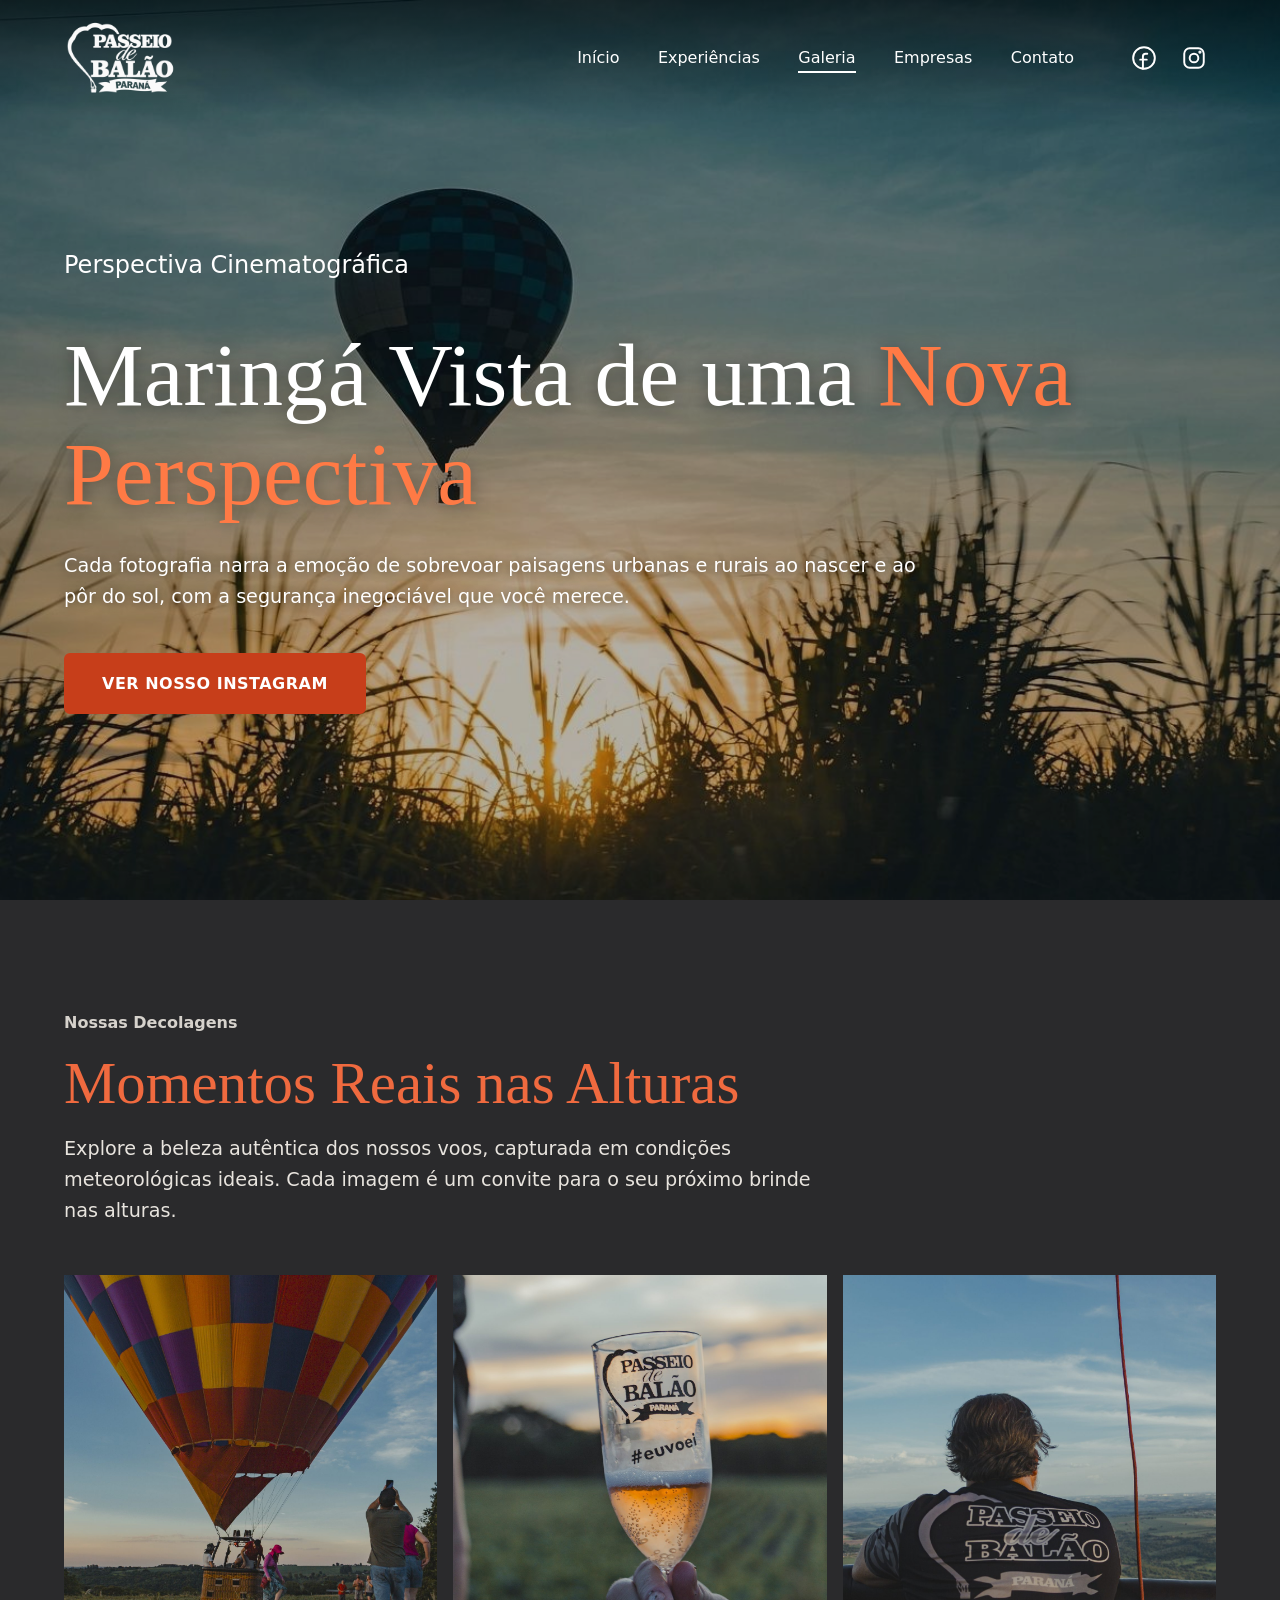
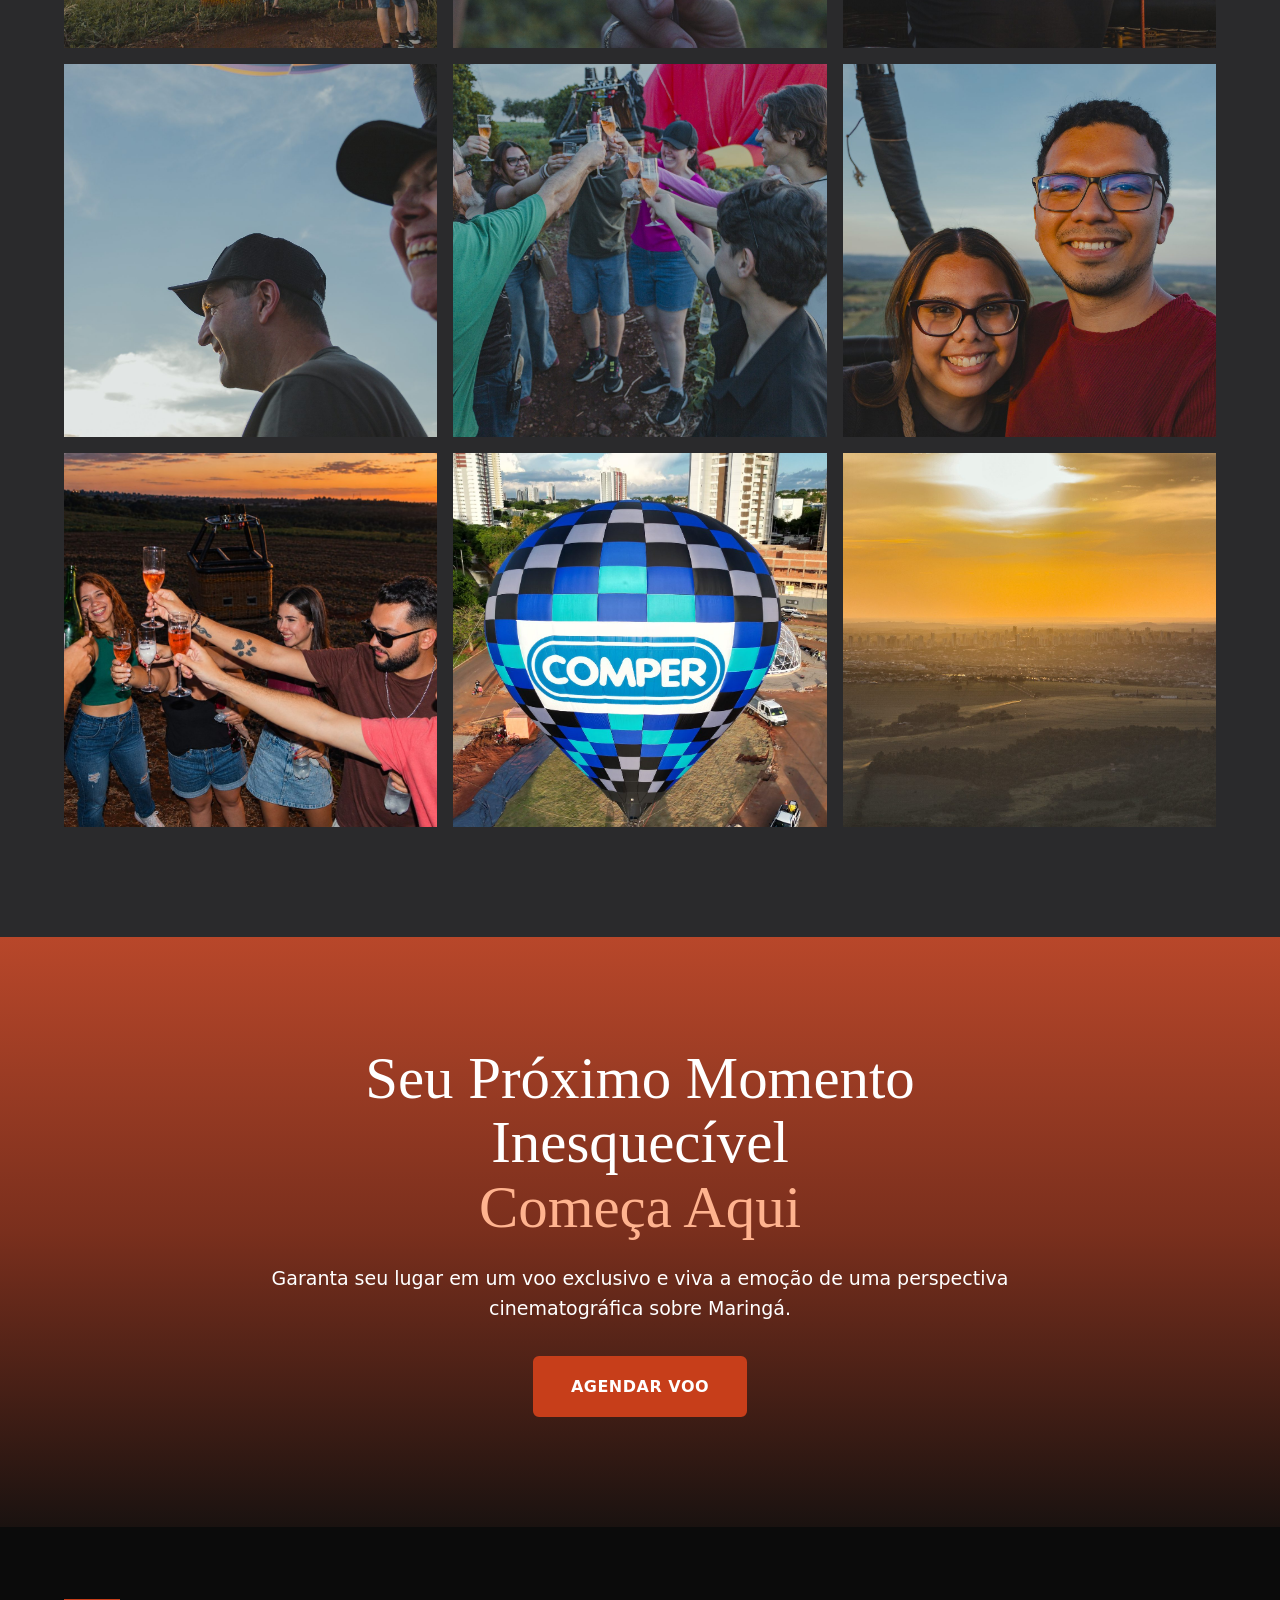
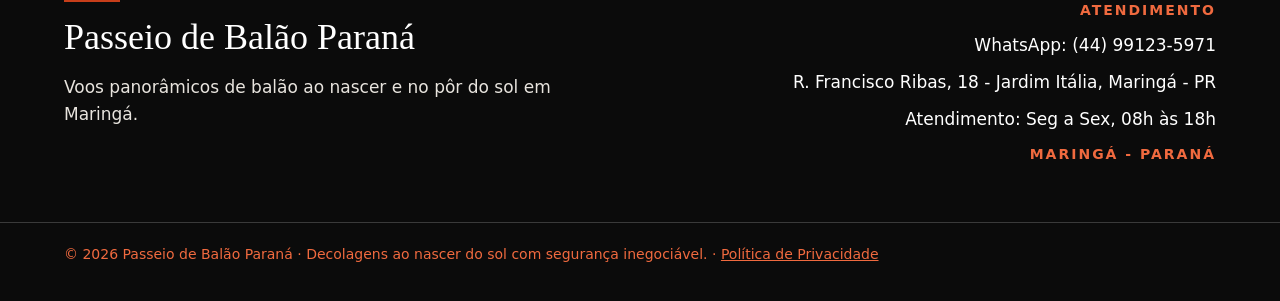
<file: galeria.html>
<!doctype html>
<html lang="pt-BR">
<head>
<meta charset="utf-8">
<meta name="viewport" content="width=device-width, initial-scale=1">
<meta http-equiv="Content-Security-Policy" content="default-src 'self'; script-src 'self'; style-src 'self' 'unsafe-inline' https://fonts.googleapis.com; font-src 'self' https://fonts.gstatic.com; img-src 'self' data:; connect-src 'self'; object-src 'none'; base-uri 'self'; form-action 'self'; upgrade-insecure-requests">
<meta name="referrer" content="strict-origin-when-cross-origin">
<title>Fotos de Voo de Balão em Maringá | Passeio de Balão Paraná</title>
<meta name="description" content="Veja fotos reais dos nossos voos de balão sobre Maringá: nascer e pôr do sol, brindes, casais e grupos nas alturas. Agende o seu voo!">
<meta name="theme-color" content="#0f0f0f">
<meta property="og:title" content="Fotos de Voo de Balão em Maringá | Passeio de Balão Paraná">
<meta property="og:description" content="Veja fotos reais dos nossos voos de balão sobre Maringá: nascer e pôr do sol, brindes, casais e grupos nas alturas. Agende o seu voo!">
<meta property="og:image" content="https://passeidebalaoparana.com.br/maringa-dourado.jpg">
<meta property="og:type" content="website">
<meta property="og:locale" content="pt_BR">
<meta property="og:url" content="https://passeidebalaoparana.com.br/galeria.html">
<meta property="og:site_name" content="Passeio de Balão Paraná">
<meta name="twitter:card" content="summary_large_image">
<meta name="robots" content="index, follow">
<link rel="canonical" href="https://passeidebalaoparana.com.br/galeria.html">
<link rel="icon" type="image/png" href="favicon.png">
<link rel="apple-touch-icon" href="apple-touch-icon.png">
<link rel="preconnect" href="https://fonts.googleapis.com">
<link rel="preconnect" href="https://fonts.gstatic.com" crossorigin>
<link rel="stylesheet" href="https://fonts.googleapis.com/css2?family=DM+Serif+Display:ital@0;1&family=DM+Sans:wght@400;500;600;700&display=swap">
<link rel="stylesheet" href="style.css">
</head>
<body>
<header class="site-header is-overlay">
  <div class="container header-inner">
    <a class="logo" href="index.html"><img src="logo-branco.png" alt="Passeio de Balão Paraná" width="600" height="412"></a>
    <button class="menu-toggle" type="button" aria-expanded="false" aria-controls="menu" aria-label="Abrir menu"><span></span><span></span><span></span></button>
    <nav class="main-nav" id="menu" aria-label="Menu principal">
      <ul><li><a href="index.html">Início</a></li><li><a href="experiencias.html">Experiências</a></li><li><a href="galeria.html" aria-current="page">Galeria</a></li><li><a href="empresas.html">Empresas</a></li><li><a href="contato.html">Contato</a></li></ul>
      <div class="social">
        <a href="https://www.facebook.com/passeiodebalaoparana/" target="_blank" rel="noopener" aria-label="Facebook"><svg viewBox="0 0 24 24" aria-hidden="true"><circle cx="12" cy="12" r="10"/><path d="M15 8h-1.5A2.5 2.5 0 0 0 11 10.5V22"/><path d="M8.5 13.5h6"/></svg></a>
        <a href="https://www.instagram.com/passeiodebalaoparana/" target="_blank" rel="noopener" aria-label="Instagram"><svg viewBox="0 0 24 24" aria-hidden="true"><rect x="3" y="3" width="18" height="18" rx="5"/><circle cx="12" cy="12" r="4"/><circle cx="17.5" cy="6.5" r="0.6"/></svg></a>
      </div>
    </nav>
  </div>
</header>
<main>

<section class="hero">
  <img class="bg" src="balao-silhueta.jpg" alt="">
  <div class="shade" style="background:rgba(10,20,30,.3)"></div>
  <div class="container hero-content">
    <p class="kicker">Perspectiva Cinematográfica</p>
    <h1>Maringá Vista de uma <span class="accent-light">Nova Perspectiva</span></h1>
    <p class="lead">Cada fotografia narra a emoção de sobrevoar paisagens urbanas e rurais ao nascer e ao pôr do sol, com a segurança inegociável que você merece.</p>
    <a class="btn" href="https://www.instagram.com/passeiodebalaoparana/" target="_blank" rel="noopener">Ver nosso Instagram</a>
  </div>
</section>

<section class="section bg-gray">
  <div class="container">
    <p class="eyebrow-soft">Nossas Decolagens</p>
    <h2 class="accent">Momentos Reais nas Alturas</h2>
    <p class="lead">Explore a beleza autêntica dos nossos voos, capturada em condições meteorológicas ideais. Cada imagem é um convite para o seu próximo brinde nas alturas.</p>
    <ul class="gallery"><li><img src="embarque-balao-colorido.jpg" alt="Passageiros embarcando no balão colorido" loading="lazy" style="object-position:center"></li><li><img src="taca-euvoei.jpg" alt="Taça #euvoei com o campo ao fundo" loading="lazy" style="object-position:center 40%"></li><li><img src="piloto-camiseta.jpg" alt="Piloto com a camiseta da empresa olhando a paisagem do cesto" loading="lazy" style="object-position:center"></li><li><img src="passageiro-bone.jpg" alt="Passageiro de boné sorrindo sob o envelope do balão" loading="lazy" style="object-position:center 55%"></li><li><img src="brinde-balao-vermelho.jpg" alt="Grupo brindando ao lado do balão vermelho" loading="lazy" style="object-position:center"></li><li><img src="casal-no-cesto.jpg" alt="Casal sorrindo dentro do cesto" loading="lazy" style="object-position:center 35%"></li><li><img src="brinde-grupo.jpg" alt="Amigos brindando ao pôr do sol ao lado do cesto" loading="lazy" style="object-position:center"></li><li><img src="balao-comper.jpg" alt="Balão da Comper inflado na cidade" loading="lazy" style="object-position:center 40%"></li><li><img src="maringa-dourado.jpg" alt="Maringá vista do alto ao pôr do sol" loading="lazy" style="object-position:center"></li></ul>
  </div>
</section>

<section class="section cta cta-red">
  <div class="container narrow center">
    <h2>Seu Próximo Momento Inesquecível<br><span class="accent-pale">Começa Aqui</span></h2>
    <p>Garanta seu lugar em um voo exclusivo e viva a emoção de uma perspectiva cinematográfica sobre Maringá.</p>
    <a class="btn" href="https://wa.me/5544991235971" target="_blank" rel="noopener">Agendar voo</a>
  </div>
</section>
</main>
<footer class="site-footer" id="contato-rodape">
  <div class="container footer-inner">
    <div class="footer-brand">
      <span class="rule"></span>
      <p class="footer-title">Passeio de Balão Paraná</p>
      <p>Voos panorâmicos de balão ao nascer e no pôr do sol em Maringá.</p>
    </div>
    <div class="footer-contact">
      <p class="label">Atendimento</p>
      <a href="https://wa.me/5544991235971" target="_blank" rel="noopener">WhatsApp: (44) 99123-5971</a>
      <p>R. Francisco Ribas, 18 - Jardim Itália, Maringá - PR</p>
      <p>Atendimento: Seg a Sex, 08h às 18h</p>
      <p class="label">Maringá - Paraná</p>
    </div>
  </div>
  <div class="container footer-bottom">© 2026 Passeio de Balão Paraná · Decolagens ao nascer do sol com segurança inegociável. · <a href="privacidade.html">Política de Privacidade</a></div>
</footer>
<a class="wa-float" href="https://wa.me/5544991235971" target="_blank" rel="noopener" aria-label="Falar no WhatsApp"><svg viewBox="0 0 24 24" aria-hidden="true"><path d="M21 11.5a8.4 8.4 0 0 1-12.4 7.4L3 21l2-5.4A8.4 8.4 0 1 1 21 11.5z"/><path d="M9 9.5c.5 2 2.5 4 4.5 4.5l1-1 2 1-.5 1.5c-3 .5-7.5-4-7-7l1.5-.5 1 2z"/></svg></a>
<script src="main.js"></script>
</body>
</html>
</file>
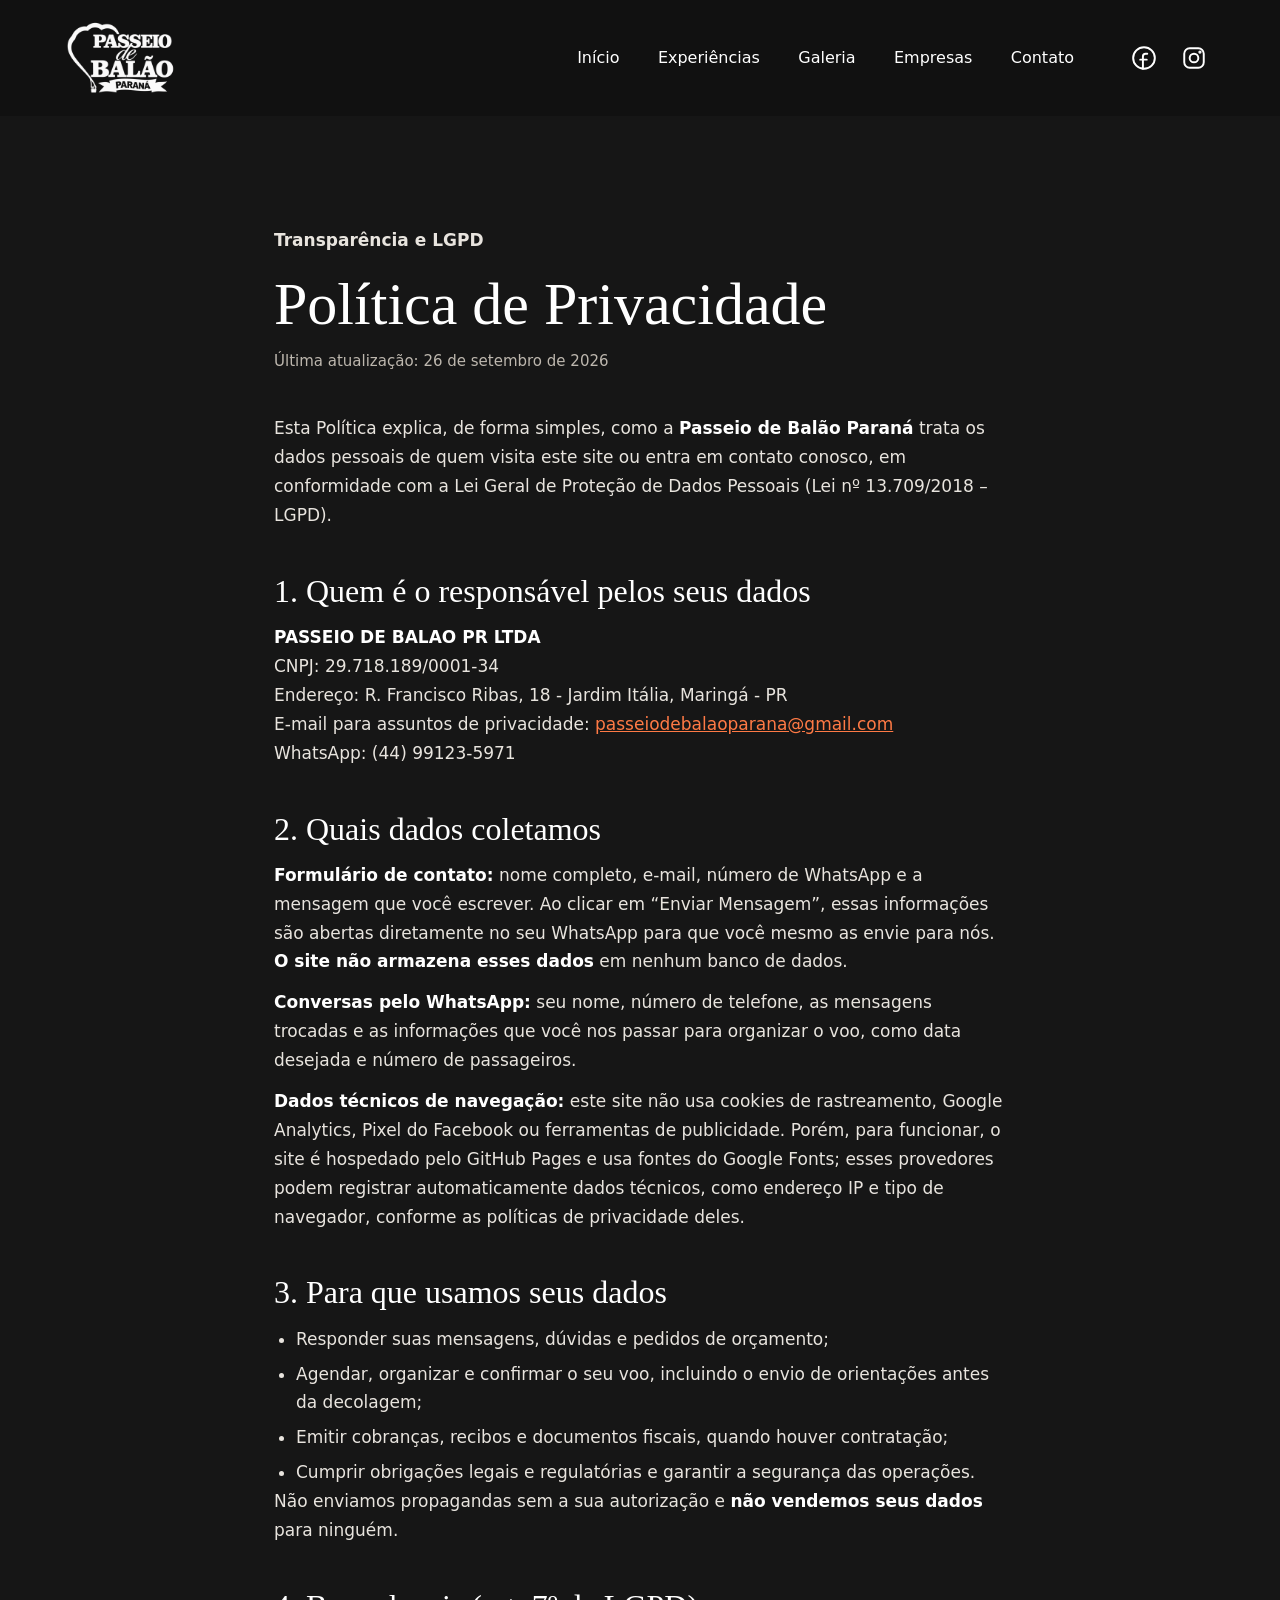
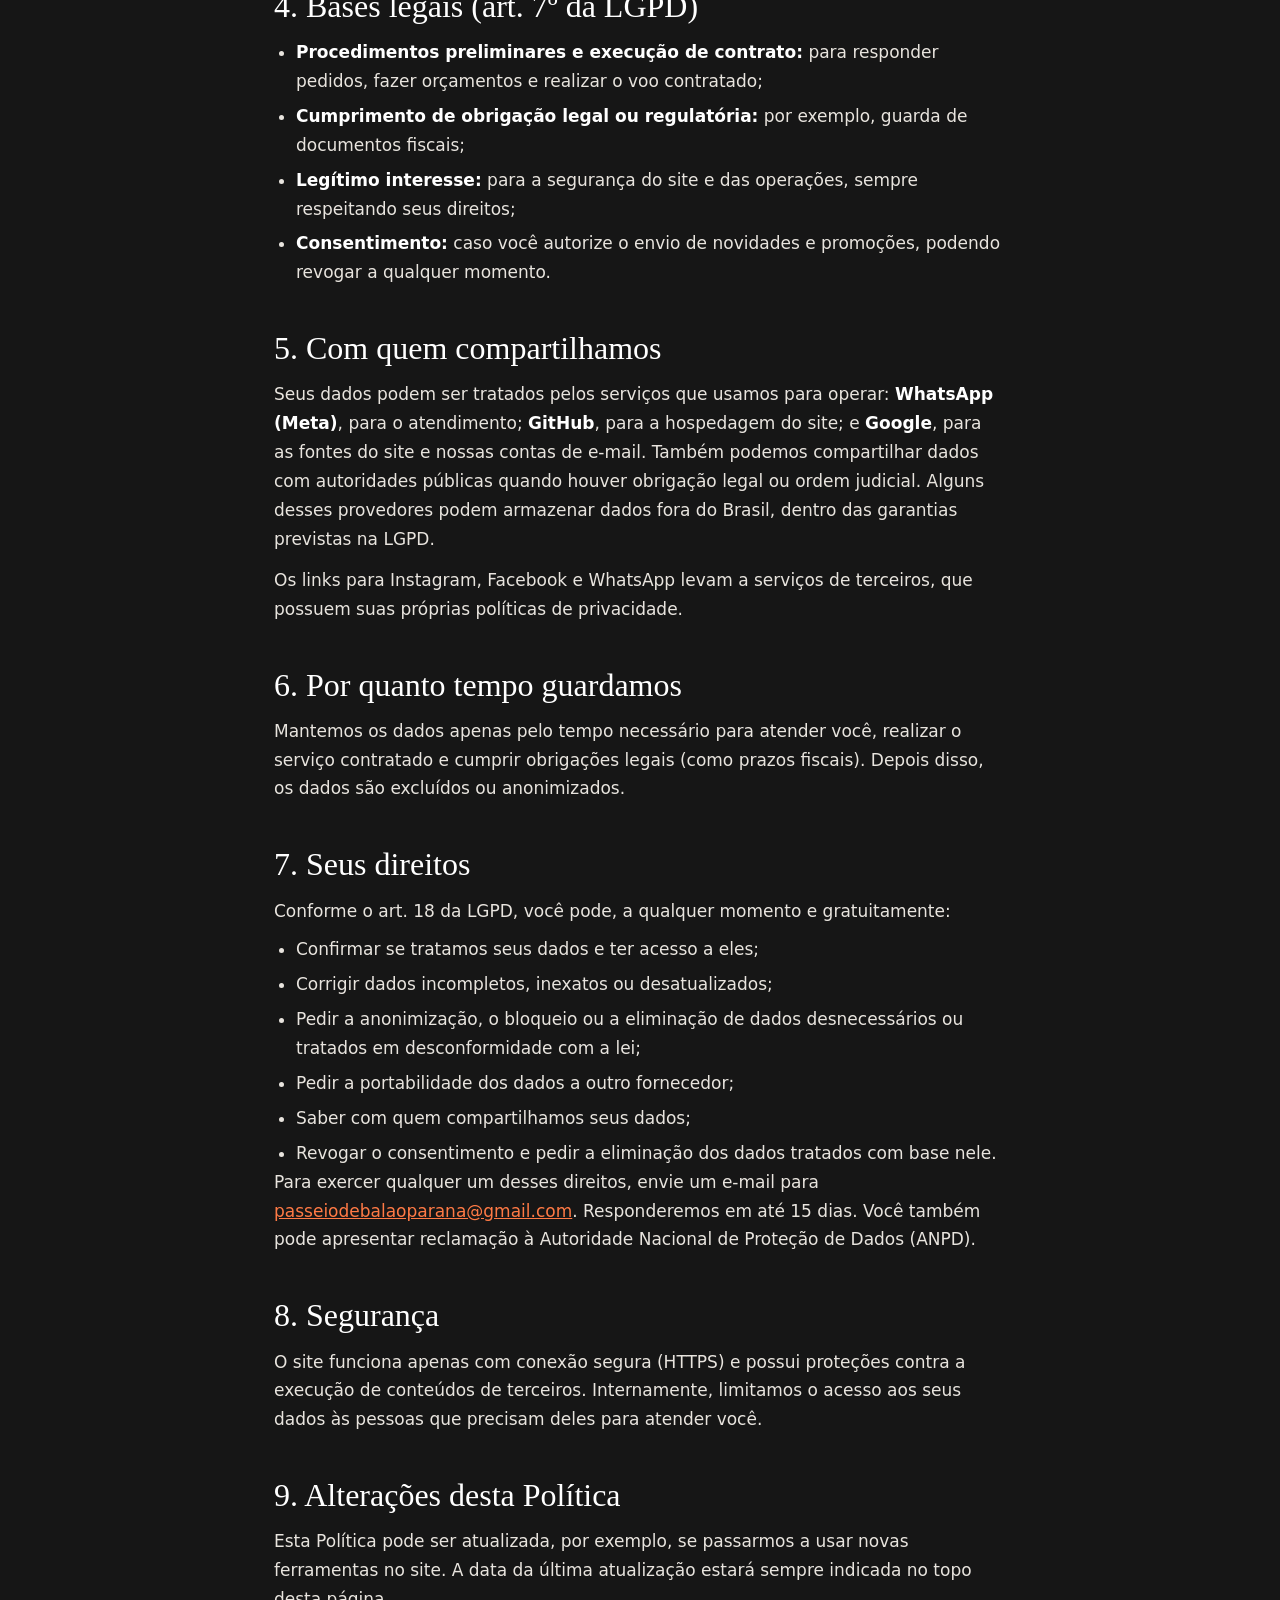
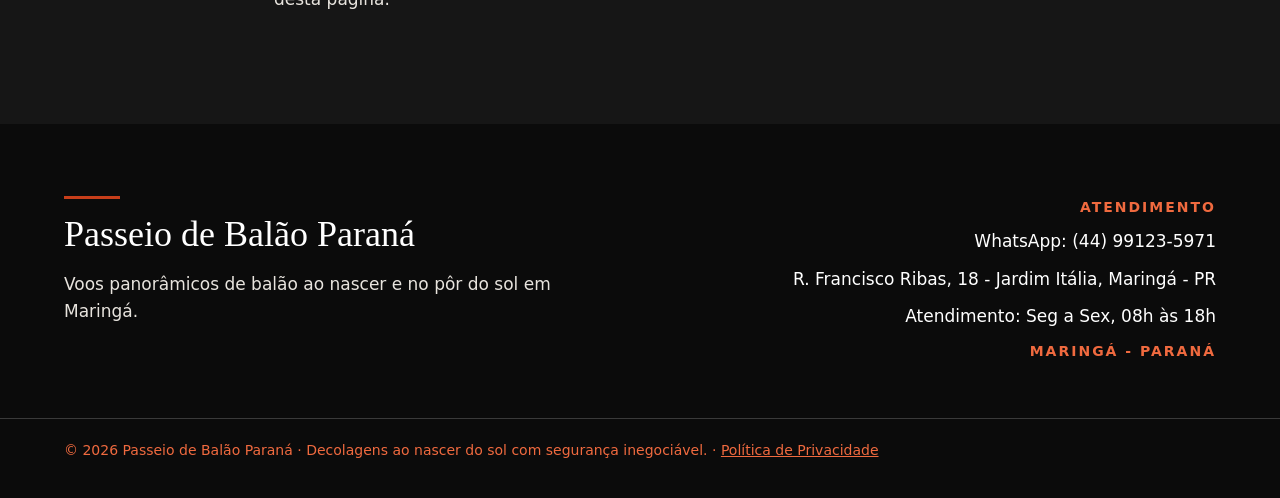
<file: privacidade.html>
<!doctype html>
<html lang="pt-BR">
<head>
<meta charset="utf-8">
<meta name="viewport" content="width=device-width, initial-scale=1">
<meta http-equiv="Content-Security-Policy" content="default-src 'self'; script-src 'self'; style-src 'self' 'unsafe-inline' https://fonts.googleapis.com; font-src 'self' https://fonts.gstatic.com; img-src 'self' data:; connect-src 'self'; object-src 'none'; base-uri 'self'; form-action 'self'; upgrade-insecure-requests">
<meta name="referrer" content="strict-origin-when-cross-origin">
<title>Política de Privacidade | Passeio de Balão Paraná</title>
<meta name="description" content="Saiba como a Passeio de Balão Paraná trata seus dados pessoais, em conformidade com a LGPD.">
<meta name="theme-color" content="#0f0f0f">
<meta property="og:title" content="Política de Privacidade | Passeio de Balão Paraná">
<meta property="og:description" content="Saiba como a Passeio de Balão Paraná trata seus dados pessoais, em conformidade com a LGPD.">
<meta property="og:image" content="https://passeidebalaoparana.com.br/maringa-dourado.jpg">
<meta property="og:type" content="website">
<meta property="og:locale" content="pt_BR">
<meta property="og:url" content="https://passeidebalaoparana.com.br/privacidade.html">
<meta property="og:site_name" content="Passeio de Balão Paraná">
<meta name="twitter:card" content="summary_large_image">
<meta name="robots" content="index, follow">
<link rel="canonical" href="https://passeidebalaoparana.com.br/privacidade.html">
<link rel="icon" type="image/png" href="favicon.png">
<link rel="apple-touch-icon" href="apple-touch-icon.png">
<link rel="preconnect" href="https://fonts.googleapis.com">
<link rel="preconnect" href="https://fonts.gstatic.com" crossorigin>
<link rel="stylesheet" href="https://fonts.googleapis.com/css2?family=DM+Serif+Display:ital@0;1&family=DM+Sans:wght@400;500;600;700&display=swap">
<link rel="stylesheet" href="style.css">
</head>
<body>
<header class="site-header">
  <div class="container header-inner">
    <a class="logo" href="index.html"><img src="logo-branco.png" alt="Passeio de Balão Paraná" width="600" height="412"></a>
    <button class="menu-toggle" type="button" aria-expanded="false" aria-controls="menu" aria-label="Abrir menu"><span></span><span></span><span></span></button>
    <nav class="main-nav" id="menu" aria-label="Menu principal">
      <ul><li><a href="index.html">Início</a></li><li><a href="experiencias.html">Experiências</a></li><li><a href="galeria.html">Galeria</a></li><li><a href="empresas.html">Empresas</a></li><li><a href="contato.html">Contato</a></li></ul>
      <div class="social">
        <a href="https://www.facebook.com/passeiodebalaoparana/" target="_blank" rel="noopener" aria-label="Facebook"><svg viewBox="0 0 24 24" aria-hidden="true"><circle cx="12" cy="12" r="10"/><path d="M15 8h-1.5A2.5 2.5 0 0 0 11 10.5V22"/><path d="M8.5 13.5h6"/></svg></a>
        <a href="https://www.instagram.com/passeiodebalaoparana/" target="_blank" rel="noopener" aria-label="Instagram"><svg viewBox="0 0 24 24" aria-hidden="true"><rect x="3" y="3" width="18" height="18" rx="5"/><circle cx="12" cy="12" r="4"/><circle cx="17.5" cy="6.5" r="0.6"/></svg></a>
      </div>
    </nav>
  </div>
</header>
<main>
<section class="section legal">
  <div class="container">
    <p class="eyebrow-soft accent">Transparência e LGPD</p>
    <h1>Política de Privacidade</h1>
    <p class="updated">Última atualização: 26 de setembro de 2026</p>

    <p>Esta Política explica, de forma simples, como a <strong>Passeio de Balão Paraná</strong> trata os dados pessoais de quem visita este site ou entra em contato conosco, em conformidade com a Lei Geral de Proteção de Dados Pessoais (Lei nº 13.709/2018 – LGPD).</p>

    <h2>1. Quem é o responsável pelos seus dados</h2>
    <p><strong>PASSEIO DE BALAO PR LTDA</strong><br>
    CNPJ: 29.718.189/0001-34<br>
    Endereço: R. Francisco Ribas, 18 - Jardim Itália, Maringá - PR<br>
    E-mail para assuntos de privacidade: <a href="mailto:passeiodebalaoparana@gmail.com">passeiodebalaoparana@gmail.com</a><br>
    WhatsApp: (44) 99123-5971</p>

    <h2>2. Quais dados coletamos</h2>
    <p><strong>Formulário de contato:</strong> nome completo, e-mail, número de WhatsApp e a mensagem que você escrever. Ao clicar em “Enviar Mensagem”, essas informações são abertas diretamente no seu WhatsApp para que você mesmo as envie para nós. <strong>O site não armazena esses dados</strong> em nenhum banco de dados.</p>
    <p><strong>Conversas pelo WhatsApp:</strong> seu nome, número de telefone, as mensagens trocadas e as informações que você nos passar para organizar o voo, como data desejada e número de passageiros.</p>
    <p><strong>Dados técnicos de navegação:</strong> este site não usa cookies de rastreamento, Google Analytics, Pixel do Facebook ou ferramentas de publicidade. Porém, para funcionar, o site é hospedado pelo GitHub Pages e usa fontes do Google Fonts; esses provedores podem registrar automaticamente dados técnicos, como endereço IP e tipo de navegador, conforme as políticas de privacidade deles.</p>

    <h2>3. Para que usamos seus dados</h2>
    <ul>
      <li>Responder suas mensagens, dúvidas e pedidos de orçamento;</li>
      <li>Agendar, organizar e confirmar o seu voo, incluindo o envio de orientações antes da decolagem;</li>
      <li>Emitir cobranças, recibos e documentos fiscais, quando houver contratação;</li>
      <li>Cumprir obrigações legais e regulatórias e garantir a segurança das operações.</li>
    </ul>
    <p>Não enviamos propagandas sem a sua autorização e <strong>não vendemos seus dados</strong> para ninguém.</p>

    <h2>4. Bases legais (art. 7º da LGPD)</h2>
    <ul>
      <li><strong>Procedimentos preliminares e execução de contrato:</strong> para responder pedidos, fazer orçamentos e realizar o voo contratado;</li>
      <li><strong>Cumprimento de obrigação legal ou regulatória:</strong> por exemplo, guarda de documentos fiscais;</li>
      <li><strong>Legítimo interesse:</strong> para a segurança do site e das operações, sempre respeitando seus direitos;</li>
      <li><strong>Consentimento:</strong> caso você autorize o envio de novidades e promoções, podendo revogar a qualquer momento.</li>
    </ul>

    <h2>5. Com quem compartilhamos</h2>
    <p>Seus dados podem ser tratados pelos serviços que usamos para operar: <strong>WhatsApp (Meta)</strong>, para o atendimento; <strong>GitHub</strong>, para a hospedagem do site; e <strong>Google</strong>, para as fontes do site e nossas contas de e-mail. Também podemos compartilhar dados com autoridades públicas quando houver obrigação legal ou ordem judicial. Alguns desses provedores podem armazenar dados fora do Brasil, dentro das garantias previstas na LGPD.</p>
    <p>Os links para Instagram, Facebook e WhatsApp levam a serviços de terceiros, que possuem suas próprias políticas de privacidade.</p>

    <h2>6. Por quanto tempo guardamos</h2>
    <p>Mantemos os dados apenas pelo tempo necessário para atender você, realizar o serviço contratado e cumprir obrigações legais (como prazos fiscais). Depois disso, os dados são excluídos ou anonimizados.</p>

    <h2>7. Seus direitos</h2>
    <p>Conforme o art. 18 da LGPD, você pode, a qualquer momento e gratuitamente:</p>
    <ul>
      <li>Confirmar se tratamos seus dados e ter acesso a eles;</li>
      <li>Corrigir dados incompletos, inexatos ou desatualizados;</li>
      <li>Pedir a anonimização, o bloqueio ou a eliminação de dados desnecessários ou tratados em desconformidade com a lei;</li>
      <li>Pedir a portabilidade dos dados a outro fornecedor;</li>
      <li>Saber com quem compartilhamos seus dados;</li>
      <li>Revogar o consentimento e pedir a eliminação dos dados tratados com base nele.</li>
    </ul>
    <p>Para exercer qualquer um desses direitos, envie um e-mail para <a href="mailto:passeiodebalaoparana@gmail.com">passeiodebalaoparana@gmail.com</a>. Responderemos em até 15 dias. Você também pode apresentar reclamação à Autoridade Nacional de Proteção de Dados (ANPD).</p>

    <h2>8. Segurança</h2>
    <p>O site funciona apenas com conexão segura (HTTPS) e possui proteções contra a execução de conteúdos de terceiros. Internamente, limitamos o acesso aos seus dados às pessoas que precisam deles para atender você.</p>

    <h2>9. Alterações desta Política</h2>
    <p>Esta Política pode ser atualizada, por exemplo, se passarmos a usar novas ferramentas no site. A data da última atualização estará sempre indicada no topo desta página.</p>
  </div>
</section>
</main>
<footer class="site-footer" id="contato-rodape">
  <div class="container footer-inner">
    <div class="footer-brand">
      <span class="rule"></span>
      <p class="footer-title">Passeio de Balão Paraná</p>
      <p>Voos panorâmicos de balão ao nascer e no pôr do sol em Maringá.</p>
    </div>
    <div class="footer-contact">
      <p class="label">Atendimento</p>
      <a href="https://wa.me/5544991235971" target="_blank" rel="noopener">WhatsApp: (44) 99123-5971</a>
      <p>R. Francisco Ribas, 18 - Jardim Itália, Maringá - PR</p>
      <p>Atendimento: Seg a Sex, 08h às 18h</p>
      <p class="label">Maringá - Paraná</p>
    </div>
  </div>
  <div class="container footer-bottom">© 2026 Passeio de Balão Paraná · Decolagens ao nascer do sol com segurança inegociável. · <a href="privacidade.html">Política de Privacidade</a></div>
</footer>
<a class="wa-float" href="https://wa.me/5544991235971" target="_blank" rel="noopener" aria-label="Falar no WhatsApp"><svg viewBox="0 0 24 24" aria-hidden="true"><path d="M21 11.5a8.4 8.4 0 0 1-12.4 7.4L3 21l2-5.4A8.4 8.4 0 1 1 21 11.5z"/><path d="M9 9.5c.5 2 2.5 4 4.5 4.5l1-1 2 1-.5 1.5c-3 .5-7.5-4-7-7l1.5-.5 1 2z"/></svg></a>
<script src="main.js"></script>
</body>
</html>
</file>
<file: style.css>
/* =========================================================
   Passeio de Balão Paraná — estilos (responsivo)
   ========================================================= */
:root{
  --red:#C73E1A; --orange:#f06a3f; --orange-light:#ff7a45; --pale:#ffb38f;
  --gold:#c9a45c; --black:#0f0f0f; --dark:#111111; --dark2:#151515; --card:#2c2c2c;
  --gray:#2a2a2c; --cream:#f7f5f1; --soft:#e8e4de; --ink:#2a2622;
  --serif:'DM Serif Display',Georgia,serif; --sans:'DM Sans',system-ui,-apple-system,Segoe UI,sans-serif;
  --pad:clamp(20px,5vw,64px); --section:clamp(64px,9vw,110px);
}
*,*::before,*::after{box-sizing:border-box}
html{scroll-behavior:smooth;-webkit-text-size-adjust:100%}
body{margin:0;font-family:var(--sans);background:var(--black);color:#fff;line-height:1.6;-webkit-font-smoothing:antialiased}
img{max-width:100%;display:block}
a{color:#fff;text-decoration:none}
h1,h2,h3{font-family:var(--serif);font-weight:400;line-height:1.1;margin:0}
h1{font-size:clamp(42px,7vw,92px)}
h2{font-size:clamp(34px,4.6vw,60px)}
h3{font-size:clamp(26px,2.4vw,34px)}
p{margin:0}
ul,ol{list-style:none;margin:0;padding:0}
:focus-visible{outline:3px solid #f3c98b;outline-offset:3px}
.sr-only{position:absolute;width:1px;height:1px;overflow:hidden;clip:rect(0 0 0 0);white-space:nowrap}

.container{width:100%;max-width:1440px;margin:0 auto;padding-inline:var(--pad)}
.narrow{max-width:980px}
.center{text-align:center;margin-inline:auto}
.section{position:relative;padding-block:var(--section)}
.lead{font-size:clamp(17px,1.5vw,20px);color:var(--soft);max-width:62ch;margin-top:18px}
.center .lead,.center p{margin-inline:auto}
.accent{color:var(--orange)}
.accent-light{color:var(--orange-light)}
.accent-pale{color:var(--pale)}
.eyebrow{font-size:14px;font-weight:600;letter-spacing:2px;text-transform:uppercase;color:var(--red);margin-bottom:18px}
.section .eyebrow{color:var(--orange)}
.eyebrow.dark{color:#2a1f0d}
.eyebrow.light{color:#fff}
.eyebrow-soft{font-size:16px;font-weight:600;margin-bottom:16px;color:#d6d2cc}
.kicker{font-size:clamp(18px,2vw,24px);margin-bottom:14px}
.bg-dark2{background:var(--dark2)}
.bg-cream{background:var(--cream)}
.bg-gray{background:var(--gray)}

/* ---------- Botões ---------- */
.btn{display:inline-flex;align-items:center;justify-content:center;min-height:52px;padding:16px 36px;
  background:var(--red);color:#fff;font-weight:600;font-size:16px;letter-spacing:.5px;text-transform:uppercase;
  border:2px solid var(--red);border-radius:6px;cursor:pointer;font-family:var(--sans);
  transition:background-color .25s ease,color .25s ease,border-color .25s ease}
.btn:hover{background:#fff;color:var(--red);border-color:#fff}
.btn-pill{border-radius:999px;padding:20px 44px;font-size:17px;box-shadow:0 10px 30px rgba(0,0,0,.3)}
.btn-sm{text-transform:none;letter-spacing:0;border-radius:4px;padding:14px 30px;min-height:48px}
.btn-light{background:var(--cream);color:#8a3620;border-color:var(--cream)}
.btn-light:hover{background:var(--red);color:#fff;border-color:var(--red)}

/* ---------- Cabeçalho ---------- */
.site-header{position:relative;z-index:50;background:var(--dark)}
.site-header.is-overlay{position:absolute;inset:0 0 auto 0;background:linear-gradient(rgba(0,0,0,.55),rgba(0,0,0,0))}
.header-inner{display:flex;align-items:center;justify-content:space-between;gap:24px;padding-block:20px}
.logo img{height:clamp(56px,6vw,76px);width:auto}
.main-nav{display:flex;align-items:center;gap:48px}
.main-nav ul{display:flex;gap:clamp(20px,3vw,44px)}
.main-nav ul a{font-weight:500;padding-bottom:4px;border-bottom:2px solid transparent;transition:border-color .25s ease}
.main-nav ul a:hover,.main-nav ul a[aria-current="page"]{border-bottom-color:#fff}
.social{display:flex;gap:6px}
.social a{width:44px;height:44px;display:flex;align-items:center;justify-content:center;transition:color .2s}
.social a:hover{color:#f3c98b}
.social svg{width:26px;height:26px;fill:none;stroke:currentColor;stroke-width:1.8;stroke-linecap:round;stroke-linejoin:round}
.menu-toggle{display:none;width:48px;height:48px;border:0;background:transparent;cursor:pointer;padding:12px;flex-direction:column;justify-content:space-between}
.menu-toggle span{display:block;height:2px;background:#fff;border-radius:2px;transition:transform .25s,opacity .25s}
.menu-toggle[aria-expanded="true"] span:nth-child(1){transform:translateY(10px) rotate(45deg)}
.menu-toggle[aria-expanded="true"] span:nth-child(2){opacity:0}
.menu-toggle[aria-expanded="true"] span:nth-child(3){transform:translateY(-10px) rotate(-45deg)}

/* ---------- Hero ---------- */
.hero{position:relative;min-height:max(620px,100svh);display:flex;align-items:center;overflow:hidden;padding-top:120px;padding-bottom:60px}
.hero-auto{min-height:auto;align-items:flex-start}
.bg{position:absolute;inset:0;width:100%;height:100%;object-fit:cover}
.shade{position:absolute;inset:0}
.hero-content{position:relative;display:flex;flex-direction:column;gap:28px;align-items:flex-start}
.hero-content.center{align-items:center}
.hero h1{text-shadow:0 2px 18px rgba(0,0,0,.4)}
.hero .lead{color:#fff;text-shadow:0 1px 10px rgba(0,0,0,.45);max-width:70ch;margin:0}
.hero-content .btn{margin-top:12px}
.hero-packs{position:relative;padding-block:40px 80px}

/* ---------- Split (imagem + texto) ---------- */
.split{display:grid;grid-template-columns:1fr 1fr;background:var(--black)}
.split img{width:100%;height:100%;min-height:420px;object-fit:cover}
.split-text{display:flex;flex-direction:column;justify-content:center;gap:24px;padding:var(--section) clamp(20px,6.5vw,96px)}
.split-text .eyebrow{margin:0;color:var(--red)}
.split-text p:not(.eyebrow){font-size:clamp(17px,1.4vw,19px);color:var(--soft);max-width:560px}

/* ---------- Grades ---------- */
.grid-3{display:grid;grid-template-columns:repeat(3,minmax(0,1fr));gap:24px}
.grid-4{display:grid;grid-template-columns:repeat(4,minmax(0,1fr));gap:clamp(24px,4vw,48px)}

/* Cards de experiências */
.cards{margin-top:48px}
.card{background:var(--card);border-radius:14px;padding:36px;display:flex;flex-direction:column;gap:18px}
.card p{color:var(--soft);font-size:17px}
.icon{width:60px;height:60px;border-radius:10px;background:var(--gold);color:#1a1a1a;display:flex;align-items:center;justify-content:center}
.icon svg,.step-icon svg{width:30px;height:30px;fill:none;stroke:currentColor;stroke-width:1.8;stroke-linecap:round;stroke-linejoin:round}

/* Pacotes */
.packs{gap:32px;align-items:start}
.pack{display:flex;flex-direction:column;align-items:center;gap:10px;text-align:center}
.pack img{width:100%;aspect-ratio:4/5;height:auto;object-fit:cover;margin-bottom:10px}
.pack h2,.pack h3{font-size:clamp(26px,2.2vw,30px);color:var(--ink)}
.pack-meta{font-size:17px;color:#5a5249}
.pack .btn{margin-top:8px}
.on-dark .pack h2,.on-dark .pack h3{color:#fff}
.on-dark .pack-meta{color:#f2ede6}

/* Compromisso */
.commitment{min-height:620px;display:flex;align-items:center;overflow:hidden}
.commitment .container{position:relative}
.commitment h2{color:#1f160a;font-size:clamp(34px,4.4vw,58px);line-height:1.15}
.commitment p:not(.eyebrow){color:#1f160a;font-size:clamp(17px,1.5vw,19px);margin-top:28px;max-width:820px}

/* Passo a passo */
.steps{background:linear-gradient(180deg,#b8502a 0%,#d1872e 55%,#dfae3a 100%)}
.step-list{margin-top:48px}
.step-list li{display:flex;flex-direction:column;gap:12px}
.step-icon{width:58px;height:58px;border-radius:50%;background:#e9c46a;color:#fff;display:flex;align-items:center;justify-content:center}
.step-num{font-family:var(--serif);font-size:48px;line-height:1}
.step-list h3{font-size:24px}
.step-list p{font-size:17px}

/* Galeria */
.gallery{margin-top:48px;display:grid;grid-template-columns:repeat(3,minmax(0,1fr));gap:16px}
.gallery img{width:100%;aspect-ratio:1/1;height:auto;object-fit:cover}
.bg-gray h2.accent{margin-top:4px}

/* Chamadas finais */
.cta{min-height:480px;display:flex;align-items:center}
.cta p{font-size:clamp(17px,1.5vw,19px);margin-top:22px;max-width:820px}
.cta .btn{margin-top:32px}
.cta-red{background:linear-gradient(180deg,#b8472a 0%,#7a2f1d 50%,#1a1210 100%)}
.cta-orange{background:linear-gradient(180deg,#d4623a 0%,#8a3620 55%,#150f0d 100%)}
.cta-orange h2{color:#1a0f0a}

/* Empresas */
.biz-hero{background:var(--dark);padding-top:40px}
.biz-hero h1{font-size:clamp(40px,6vw,84px)}
.biz-hero-grid{display:grid;grid-template-columns:1fr 1fr;gap:clamp(32px,5vw,80px);align-items:center;margin-top:40px}
.biz-hero-grid > div{display:flex;flex-direction:column;align-items:flex-start;gap:36px}
.biz-hero-grid .lead{margin:0}
.biz-hero-grid img{width:100%;aspect-ratio:16/10;object-fit:cover}
.features{display:flex;flex-direction:column;gap:clamp(56px,7vw,80px);margin-top:48px}
.feature{display:grid;grid-template-columns:1fr 1fr;gap:clamp(28px,4vw,56px);align-items:center}
.feature img{width:100%;aspect-ratio:4/3;object-fit:cover}
.feature.reverse img{order:2}
.feature-text{display:flex;flex-direction:column;gap:18px}
.feature-text .eyebrow-soft{margin:0}
.feature-text h3{font-size:clamp(30px,3.2vw,44px)}
.feature-text p:not(.eyebrow-soft){font-size:clamp(17px,1.4vw,19px);color:var(--soft)}
.stats{overflow:hidden;min-height:720px;display:flex;align-items:center}
.stats .container{position:relative}
.stats h2{font-size:clamp(36px,5vw,72px)}
.stat-list{margin:64px 0 0}
.stat-list dt{font-family:var(--serif);font-size:clamp(40px,4.2vw,60px);line-height:1}
.stat-list dd{margin:12px 0 0;font-size:17px}

/* Contato */
.contact{background:#161616}
.contact-grid{display:grid;grid-template-columns:1fr 1fr;gap:clamp(40px,6vw,80px);align-items:center}
.contact h1{font-size:clamp(40px,5vw,64px)}
.contact-form{display:flex;flex-direction:column;gap:8px}
.contact-form label{font-size:15px;font-weight:500;margin-top:12px}
.contact-form input,.contact-form textarea{width:100%;border:0;border-radius:6px;background:#f2f1ee;color:#1a1a1a;font:16px var(--sans);padding:15px 18px}
.contact-form input{min-height:54px}
.contact-form textarea{resize:vertical;min-height:130px}
.contact-form ::placeholder{color:#6b6660}
.contact-form .btn{align-self:flex-start;margin-top:20px;text-transform:none;letter-spacing:0}
.form-error{color:#ffb38f;margin-top:8px}

/* Rodapé */
.site-footer{background:#0b0b0b;padding-top:72px;padding-bottom:36px}
.footer-inner{display:flex;justify-content:space-between;align-items:flex-start;gap:40px}
.footer-brand{display:flex;flex-direction:column;gap:16px;max-width:520px}
.rule{width:56px;height:3px;background:var(--red)}
.footer-title{font-family:var(--serif);font-size:36px;line-height:1.1}
.footer-brand p:not(.footer-title){color:var(--soft);font-size:17px}
.footer-contact{display:flex;flex-direction:column;align-items:flex-end;gap:10px;text-align:right;font-size:17px}
.footer-contact a:hover{color:#f3c98b}
.footer-contact .label{font-size:14px;font-weight:600;letter-spacing:2px;text-transform:uppercase;color:var(--orange)}
.footer-bottom{border-top:1px solid #3a3a3a;margin-top:56px;padding-top:20px;font-size:14px;color:var(--orange)}

/* Botão flutuante de WhatsApp (aparece no celular) */
.wa-float{display:none;position:fixed;right:18px;bottom:18px;z-index:60;width:58px;height:58px;border-radius:50%;
  background:#25D366;color:#fff;align-items:center;justify-content:center;box-shadow:0 8px 24px rgba(0,0,0,.35)}
.wa-float svg{width:30px;height:30px;fill:none;stroke:currentColor;stroke-width:1.8;stroke-linecap:round;stroke-linejoin:round}

/* =========================================================
   Tablet
   ========================================================= */
@media (max-width:1024px){
  .grid-4{grid-template-columns:repeat(2,minmax(0,1fr))}
  .gallery{grid-template-columns:repeat(2,minmax(0,1fr))}
  .main-nav{gap:24px}
}

/* =========================================================
   Celular (menu hambúrguer e colunas empilhadas)
   ========================================================= */
@media (max-width:860px){
  .menu-toggle{display:flex}
  .main-nav{position:absolute;left:0;right:0;top:100%;flex-direction:column;align-items:stretch;gap:0;
    background:rgba(15,15,15,.97);backdrop-filter:blur(8px);padding:8px var(--pad) 24px;
    border-top:1px solid #2a2a2a;display:none}
  .main-nav.is-open{display:flex}
  .main-nav ul{flex-direction:column;gap:0}
  .main-nav ul a{display:block;padding:16px 0;font-size:18px;border-bottom:1px solid #2a2a2a}
  .main-nav ul a:hover,.main-nav ul a[aria-current="page"]{border-bottom-color:#2a2a2a;color:var(--orange-light)}
  .social{margin-top:16px}
  .site-header.is-overlay.menu-open{background:rgba(15,15,15,.97)}

  .hero{min-height:88svh;padding-top:110px}
  .hero-auto{min-height:auto}
  .split,.biz-hero-grid,.feature,.contact-grid{grid-template-columns:1fr}
  .split img{min-height:0;aspect-ratio:4/3;height:auto}
  .split-text{padding:48px var(--pad) 56px}
  .feature.reverse img{order:0}
  .grid-3{grid-template-columns:1fr}
  .cards{margin-top:32px}
  .card{padding:28px}
  .packs{gap:48px}
  .pack img{aspect-ratio:4/4.2}
  .commitment,.stats{min-height:0}
  .cta{min-height:0}
  .footer-inner{flex-direction:column}
  .footer-contact{align-items:flex-start;text-align:left}
  .footer-bottom{margin-bottom:70px}
  .wa-float{display:flex}
  .contact-form .btn{align-self:stretch}
}
@media (max-width:520px){
  .grid-4{grid-template-columns:1fr}
  .gallery{gap:10px}
  .btn-pill{padding:18px 30px;font-size:15px}
  .stat-list{gap:36px}
}
@media (prefers-reduced-motion:reduce){*,*::before,*::after{transition:none !important;scroll-behavior:auto !important}}
/* Galeria: última foto ocupa a linha inteira quando sobra sozinha (2 colunas) */
@media (max-width:1024px){.gallery li:last-child:nth-child(odd){grid-column:1/-1}.gallery li:last-child:nth-child(odd) img{aspect-ratio:16/9}}

/* Página de Política de Privacidade */
.legal{background:#161616}
.legal .container{max-width:860px}
.legal h1{font-size:clamp(38px,5vw,60px);margin-bottom:12px}
.legal .updated{color:#bdb7ae;font-size:15px;margin-bottom:40px}
.legal h2{font-size:clamp(24px,2.6vw,32px);margin:44px 0 14px}
.legal p,.legal li{color:var(--soft);font-size:17px;line-height:1.7}
.legal p+p{margin-top:12px}
.legal ul{list-style:disc;padding-left:22px;margin-top:10px}
.legal li+li{margin-top:6px}
.legal a{color:var(--orange-light);text-decoration:underline}
.legal strong{color:#fff}
.footer-bottom a{color:inherit;text-decoration:underline}
.form-note{font-size:14px;color:#bdb7ae;margin-top:14px;line-height:1.5}
.form-note a{text-decoration:underline}
</file>
